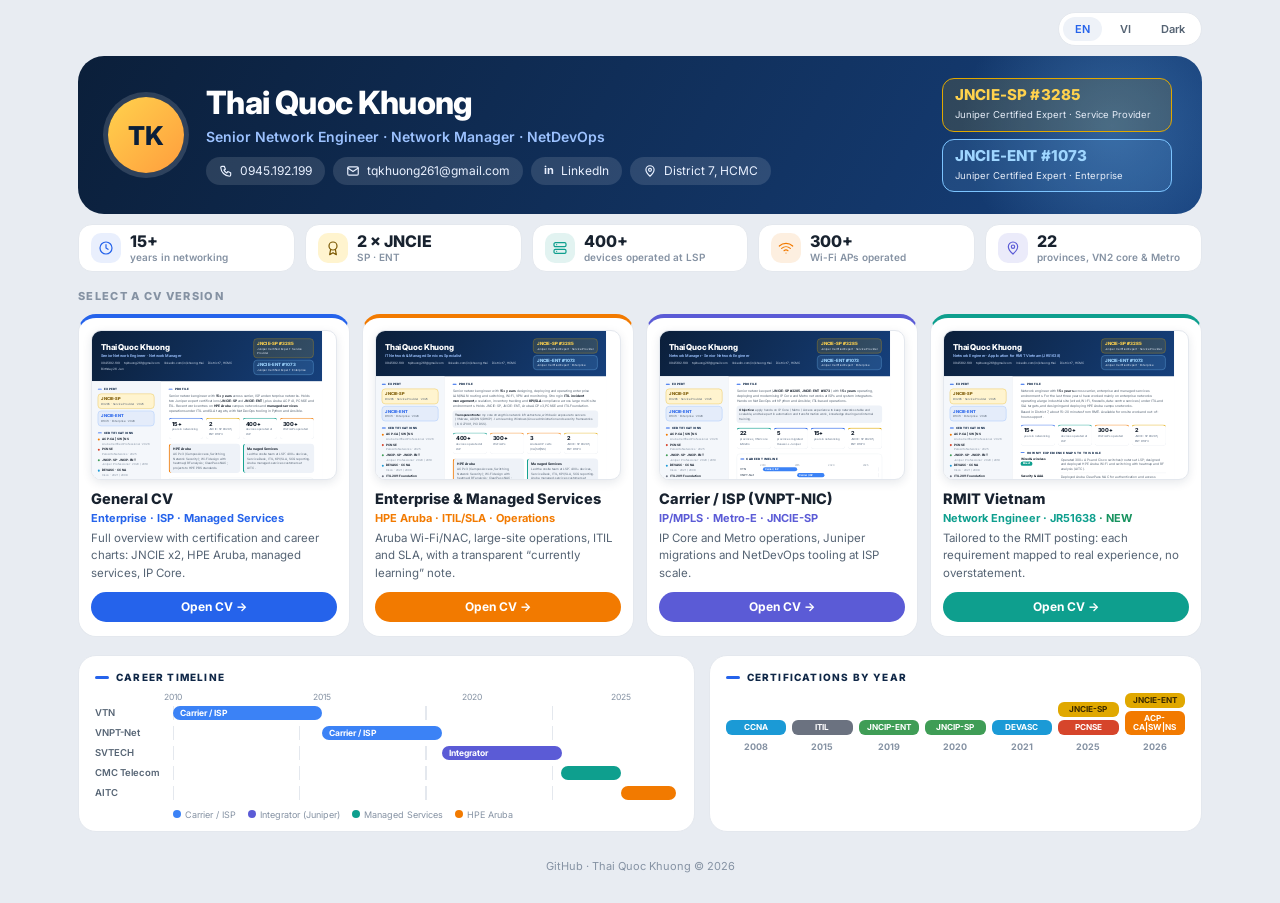
<file: index.html>
<!DOCTYPE html><html lang="en"><head><meta charset="UTF-8"><meta name="viewport" content="width=device-width, initial-scale=1.0">
<title>Thai Quoc Khuong – CV Portfolio</title><link rel="preconnect" href="https://fonts.googleapis.com"><link href="https://fonts.googleapis.com/css2?family=Inter:wght@400;500;600;700;800&display=swap" rel="stylesheet">
<link rel="stylesheet" href="assets/site.css?v=4"><script>try{if(localStorage.cvTheme==='dark')document.documentElement.dataset.theme='dark'}catch(e){}</script></head><body class="lang-en">
<div class="home">
 <div class="controls"><button class="cb on" data-l="en" onclick="setLang('en')">EN</button><button class="cb" data-l="vi" onclick="setLang('vi')">VI</button><button class="cb" id="themeBtn" onclick="toggleTheme()">Dark</button></div>
 <div class="hero2"><div class="av">TK</div><div><h1><span data-lang="en">Thai Quoc Khuong</span><span data-lang="vi">Thái Quốc Khương</span></h1><div class="role"><span data-lang="en">Senior Network Engineer · Network Manager · NetDevOps</span><span data-lang="vi">Kỹ sư Mạng Cao cấp · Trưởng bộ phận Mạng · NetDevOps</span></div>
  <div class="cts"><span><svg width="14" height="14" viewBox="0 0 24 24" fill="none" stroke="currentColor" stroke-width="2" stroke-linecap="round" stroke-linejoin="round"><path d="M5 4h4l2 5-2.5 1.5a11 11 0 0 0 5 5L15 13l5 2v4a2 2 0 0 1-2 2A16 16 0 0 1 3 6a2 2 0 0 1 2-2z"/></svg>0945.192.199</span><a href="mailto:tqkhuong261@gmail.com"><svg width="14" height="14" viewBox="0 0 24 24" fill="none" stroke="currentColor" stroke-width="2" stroke-linecap="round" stroke-linejoin="round"><rect x="3" y="5" width="18" height="14" rx="2"/><path d="m3 7 9 6 9-6"/></svg>tqkhuong261@gmail.com</a><a href="https://linkedin.com/in/khuong-thai-77a56b158" target="_blank"><b style="font-size:11px">in</b>LinkedIn</a><span><svg width="14" height="14" viewBox="0 0 24 24" fill="none" stroke="currentColor" stroke-width="2" stroke-linecap="round" stroke-linejoin="round"><path d="M12 21s7-6.2 7-11a7 7 0 1 0-14 0c0 4.8 7 11 7 11z"/><circle cx="12" cy="10" r="2.5"/></svg>District 7, HCMC</span></div></div>
  <div class="exp-badges"><div class="eb"><b>JNCIE-SP #3285</b><span>Juniper Certified Expert · Service Provider</span></div><div class="eb ent"><b>JNCIE-ENT #1073</b><span>Juniper Certified Expert · Enterprise</span></div></div></div>
 <div class="stats5">
  <div class="s5"><div class="ic "><svg width="20" height="20" viewBox="0 0 24 24" fill="none" stroke="currentColor" stroke-width="1.8" stroke-linecap="round" stroke-linejoin="round"><circle cx="12" cy="12" r="9"/><path d="M12 7v5l3 2"/></svg></div><div><b>15+</b><span><span data-lang="en">years in networking</span><span data-lang="vi">năm kinh nghiệm mạng</span></span></div></div>
  <div class="s5"><div class="ic g"><svg width="20" height="20" viewBox="0 0 24 24" fill="none" stroke="currentColor" stroke-width="1.8" stroke-linecap="round" stroke-linejoin="round"><circle cx="12" cy="9" r="6"/><path d="M8.5 14 7 22l5-3 5 3-1.5-8"/></svg></div><div><b>2 × JNCIE</b><span>SP · ENT</span></div></div>
  <div class="s5"><div class="ic t"><svg width="20" height="20" viewBox="0 0 24 24" fill="none" stroke="currentColor" stroke-width="1.8" stroke-linecap="round" stroke-linejoin="round"><rect x="3" y="4" width="18" height="6" rx="2"/><rect x="3" y="14" width="18" height="6" rx="2"/><path d="M7 7h.01M7 17h.01"/></svg></div><div><b>400+</b><span><span data-lang="en">devices operated at LSP</span><span data-lang="vi">thiết bị vận hành tại LSP</span></span></div></div>
  <div class="s5"><div class="ic o"><svg width="20" height="20" viewBox="0 0 24 24" fill="none" stroke="currentColor" stroke-width="1.8" stroke-linecap="round" stroke-linejoin="round"><path d="M2 9a15 15 0 0 1 20 0M5.5 12.5a10 10 0 0 1 13 0M9 16a5 5 0 0 1 6 0"/><path d="M12 19.5h.01"/></svg></div><div><b>300+</b><span><span data-lang="en">Wi-Fi APs operated</span><span data-lang="vi">Wi-Fi AP vận hành</span></span></div></div>
  <div class="s5"><div class="ic i"><svg width="20" height="20" viewBox="0 0 24 24" fill="none" stroke="currentColor" stroke-width="1.8" stroke-linecap="round" stroke-linejoin="round"><path d="M12 21s7-6.2 7-11a7 7 0 1 0-14 0c0 4.8 7 11 7 11z"/><circle cx="12" cy="10" r="2.5"/></svg></div><div><b>22</b><span><span data-lang="en">provinces, VN2 core &amp; Metro</span><span data-lang="vi">tỉnh, lõi VN2 &amp; Metro</span></span></div></div>
 </div>
 <div class="lbl"><span data-lang="en">Select a CV version</span><span data-lang="vi">Chọn phiên bản CV</span></div>
 <div class="cards">
  <a class="card" style="--c:var(--blue)" href="./General/"><div class="thumb"><iframe src="./General/index.html?embed" loading="lazy" tabindex="-1" aria-hidden="true" title="General CV preview"></iframe></div><h2>General CV</h2><div class="s">Enterprise · ISP · Managed Services</div><p><span data-lang="en">Full overview with certification and career charts: JNCIE x2, HPE Aruba, managed services, IP Core.</span><span data-lang="vi">Tổng quan kèm biểu đồ chứng chỉ và sự nghiệp: JNCIE x2, HPE Aruba, managed services, IP Core.</span></p><div class="open"><span data-lang="en">Open CV</span><span data-lang="vi">Mở CV</span> →</div></a>
  <a class="card" style="--c:var(--orange)" href="./SMB/"><div class="thumb"><iframe src="./SMB/index.html?embed" loading="lazy" tabindex="-1" aria-hidden="true" title="Enterprise &amp; Managed Services preview"></iframe></div><h2>Enterprise &amp; Managed Services</h2><div class="s">HPE Aruba · ITIL/SLA · Operations</div><p><span data-lang="en">Aruba Wi-Fi/NAC, large-site operations, ITIL and SLA, with a transparent “currently learning” note.</span><span data-lang="vi">Aruba Wi-Fi/NAC, vận hành site lớn, ITIL/SLA, kèm ghi chú “đang học” minh bạch.</span></p><div class="open"><span data-lang="en">Open CV</span><span data-lang="vi">Mở CV</span> →</div></a>
  <a class="card" style="--c:var(--indigo)" href="./VNPT-NIC/"><div class="thumb"><iframe src="./VNPT-NIC/index.html?embed" loading="lazy" tabindex="-1" aria-hidden="true" title="Carrier / ISP (VNPT-NIC) preview"></iframe></div><h2>Carrier / ISP (VNPT-NIC)</h2><div class="s">IP/MPLS · Metro-E · JNCIE-SP</div><p><span data-lang="en">IP Core and Metro operations, Juniper migrations and NetDevOps tooling at ISP scale.</span><span data-lang="vi">Vận hành IP Core/Metro, di chuyển Juniper và công cụ NetDevOps quy mô ISP.</span></p><div class="open"><span data-lang="en">Open CV</span><span data-lang="vi">Mở CV</span> →</div></a>
  <a class="card" style="--c:var(--teal)" href="./RMIT/"><div class="thumb"><iframe src="./RMIT/index.html?embed" loading="lazy" tabindex="-1" aria-hidden="true" title="RMIT Vietnam preview"></iframe></div><h2>RMIT Vietnam</h2><div class="s">Network Engineer · JR51638 <span class="new">· NEW</span></div><p><span data-lang="en">Tailored to the RMIT posting: each requirement mapped to real experience, no overstatement.</span><span data-lang="vi">Soạn theo tin tuyển dụng RMIT: từng yêu cầu đối chiếu kinh nghiệm thật, không nói quá.</span></p><div class="open"><span data-lang="en">Open CV</span><span data-lang="vi">Mở CV</span> →</div></a>
 </div>
 <div class="charts"><div class="chart"><h2>Career timeline</h2><div class="ax"><span style="left:0.0%">2010</span><span style="left:29.6%">2015</span><span style="left:59.2%">2020</span><span style="left:88.8%">2025</span></div><div class="row"><label>VTN</label><div class="trk"><div class="bar b-carrier" style="left:0.0%;width:29.6%">Carrier / ISP</div></div></div><div class="row"><label>VNPT-Net</label><div class="trk"><div class="bar b-carrier" style="left:29.6%;width:23.7%">Carrier / ISP</div></div></div><div class="row"><label>SVTECH</label><div class="trk"><div class="bar b-integ" style="left:53.3%;width:23.7%">Integrator</div></div></div><div class="row"><label>CMC Telecom</label><div class="trk"><div class="bar b-ms" style="left:76.9%;width:11.8%"></div></div></div><div class="row"><label>AITC</label><div class="trk"><div class="bar b-aruba" style="left:88.8%;width:10.9%"></div></div></div><div class="leg"><span><i style="background:#3b82f6"></i>Carrier / ISP</span><span><i style="background:#5b5bd6"></i>Integrator (Juniper)</span><span><i style="background:var(--teal)"></i>Managed Services</span><span><i style="background:var(--orange)"></i>HPE Aruba</span></div></div><div class="chart"><h2>Certifications by year</h2><div class="cc"><div class="col"><div class="cp v-ci">CCNA</div><div class="yr">2008</div></div><div class="col"><div class="cp v-it">ITIL</div><div class="yr">2015</div></div><div class="col"><div class="cp v-jp">JNCIP-ENT</div><div class="yr">2019</div></div><div class="col"><div class="cp v-jp">JNCIP-SP</div><div class="yr">2020</div></div><div class="col"><div class="cp v-ci">DEVASC</div><div class="yr">2021</div></div><div class="col"><div class="cp v-jx">JNCIE-SP</div><div class="cp v-pa">PCNSE</div><div class="yr">2025</div></div><div class="col"><div class="cp v-jx">JNCIE-ENT</div><div class="cp v-ar">ACP-CA|SW|NS</div><div class="yr">2026</div></div></div></div></div>
 <div class="foot"><a href="https://github.com/akeo261/KhuongTQ-CV" target="_blank">GitHub</a> · Thai Quoc Khuong © 2026</div>
</div><script src="assets/site.js?v=4"></script></body></html>
</file>
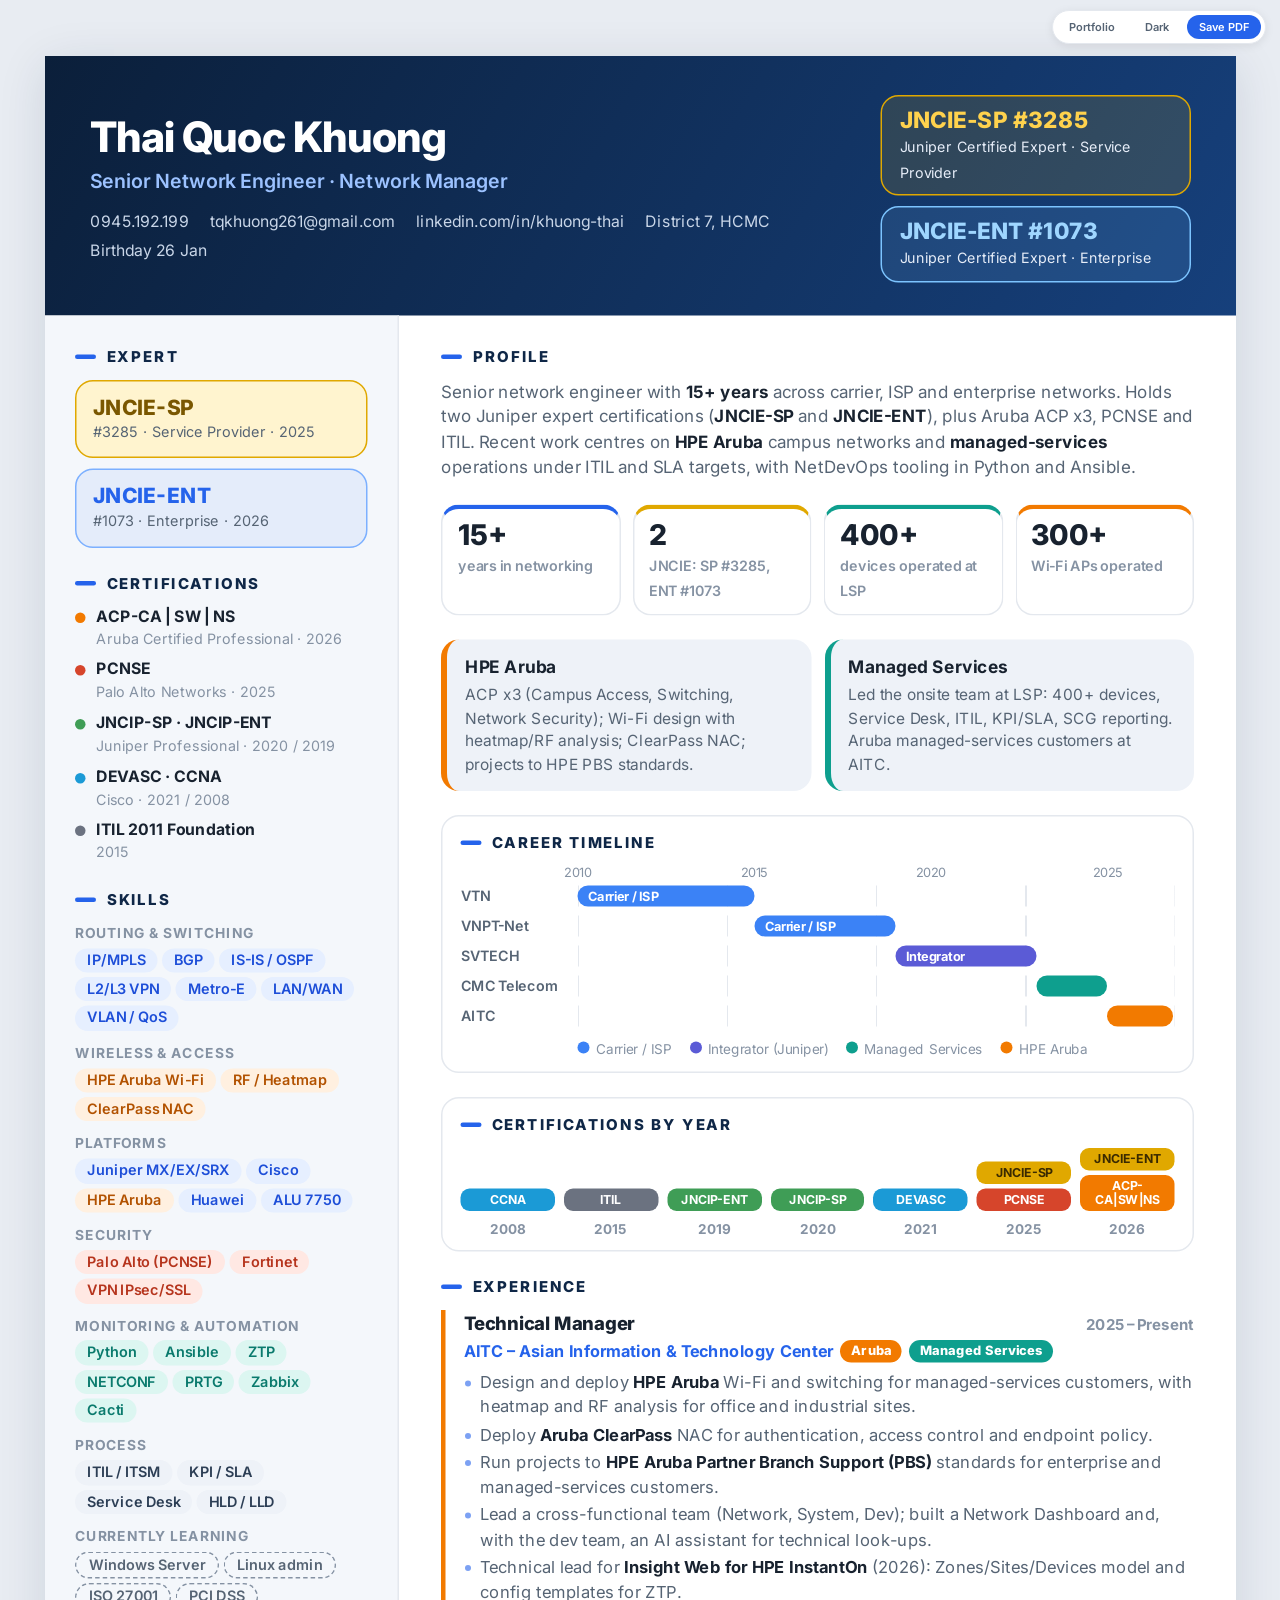
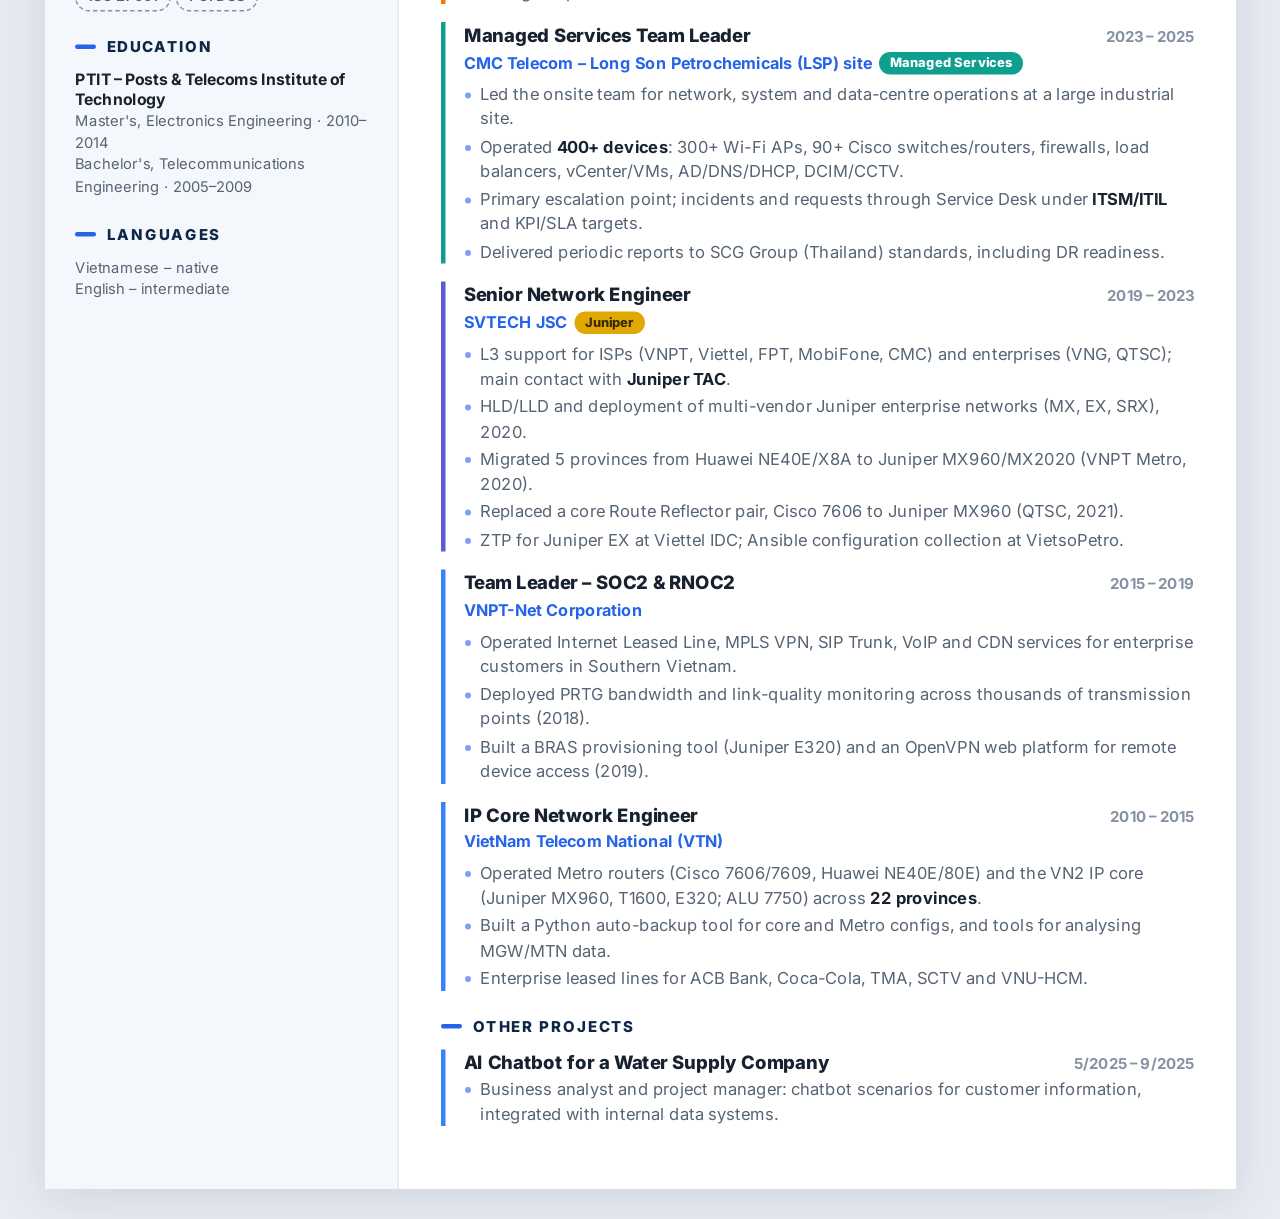
<file: General/index.html>
<!DOCTYPE html><html lang="en"><head><meta charset="UTF-8"><meta name="viewport" content="width=device-width, initial-scale=1.0">
<title>Thai Quoc Khuong – Senior Network Engineer</title><link rel="preconnect" href="https://fonts.googleapis.com"><link href="https://fonts.googleapis.com/css2?family=Inter:wght@400;500;600;700;800&display=swap" rel="stylesheet">
<link rel="stylesheet" href="../assets/site.css?v=4"><script>try{if(localStorage.cvTheme==='dark')document.documentElement.dataset.theme='dark'}catch(e){}</script></head><body><div class="controls"><a class="cb" href="../">Portfolio</a><button class="cb" id="themeBtn" onclick="toggleTheme()">Dark</button><button class="cb pri" onclick="window.print()">Save PDF</button></div><div class="a4"><div class="hd"><div><h1>Thai Quoc Khuong</h1><div class="role">Senior Network Engineer · Network Manager</div><div class="ct"><span>0945.192.199</span><span>tqkhuong261@gmail.com</span><span>linkedin.com/in/khuong-thai</span><span>District 7, HCMC</span><span>Birthday 26 Jan</span></div></div><div class="exp-badges"><div class="eb"><b>JNCIE-SP #3285</b><span>Juniper Certified Expert · Service Provider</span></div><div class="eb ent"><b>JNCIE-ENT #1073</b><span>Juniper Certified Expert · Enterprise</span></div></div></div><div class="grid"><aside class="side"><div class="sec"><h2>Expert</h2><div class="xc"><b>JNCIE-SP</b><span>#3285 · Service Provider · 2025</span></div><div class="xc ent"><b>JNCIE-ENT</b><span>#1073 · Enterprise · 2026</span></div></div><div class="sec"><h2>Certifications</h2><div class="cl"><i style="background:#f27a00"></i><div><b>ACP-CA | SW | NS</b><span>Aruba Certified Professional · 2026</span></div></div><div class="cl"><i style="background:#d6452b"></i><div><b>PCNSE</b><span>Palo Alto Networks · 2025</span></div></div><div class="cl"><i style="background:#3f9d56"></i><div><b>JNCIP-SP · JNCIP-ENT</b><span>Juniper Professional · 2020 / 2019</span></div></div><div class="cl"><i style="background:#1b9ad6"></i><div><b>DEVASC · CCNA</b><span>Cisco · 2021 / 2008</span></div></div><div class="cl"><i style="background:#6b7280"></i><div><b>ITIL 2011 Foundation</b><span>2015</span></div></div></div><div class="sec"><h2>Skills</h2><div class="sk"><label>Routing & switching</label><div class="tgs"><span class="tg n">IP/MPLS</span><span class="tg n">BGP</span><span class="tg n">IS-IS / OSPF</span><span class="tg n">L2/L3 VPN</span><span class="tg n">Metro-E</span><span class="tg n">LAN/WAN</span><span class="tg n">VLAN / QoS</span></div></div><div class="sk"><label>Wireless & access</label><div class="tgs"><span class="tg o">HPE Aruba Wi-Fi</span><span class="tg o">RF / Heatmap</span><span class="tg o">ClearPass NAC</span></div></div><div class="sk"><label>Platforms</label><div class="tgs"><span class="tg n">Juniper MX/EX/SRX</span><span class="tg n">Cisco</span><span class="tg o">HPE Aruba</span><span class="tg n">Huawei</span><span class="tg n">ALU 7750</span></div></div><div class="sk"><label>Security</label><div class="tgs"><span class="tg s">Palo Alto (PCNSE)</span><span class="tg s">Fortinet</span><span class="tg s">VPN IPsec/SSL</span></div></div><div class="sk"><label>Monitoring & automation</label><div class="tgs"><span class="tg a">Python</span><span class="tg a">Ansible</span><span class="tg a">ZTP</span><span class="tg a">NETCONF</span><span class="tg a">PRTG</span><span class="tg a">Zabbix</span><span class="tg a">Cacti</span></div></div><div class="sk"><label>Process</label><div class="tgs"><span class="tg x">ITIL / ITSM</span><span class="tg x">KPI / SLA</span><span class="tg x">Service Desk</span><span class="tg x">HLD / LLD</span></div></div><div class="sk"><label>Currently learning</label><div class="tgs"><span class="tg l">Windows Server</span><span class="tg l">Linux admin</span><span class="tg l">ISO 27001</span><span class="tg l">PCI DSS</span></div></div></div><div class="sec"><h2>Education</h2><div class="ed"><b>PTIT – Posts & Telecoms Institute of Technology</b><span>Master's, Electronics Engineering · 2010–2014</span><span>Bachelor's, Telecommunications Engineering · 2005–2009</span></div></div><div class="sec"><h2>Languages</h2><div class="ed"><span>Vietnamese – native</span><span>English – intermediate</span></div></div></aside><div class="main"><div class="sec"><h2>Profile</h2><p class="sum" style="margin-bottom:5px">Senior network engineer with <strong>15+ years</strong> across carrier, ISP and enterprise networks. Holds two Juniper expert certifications (<strong>JNCIE-SP</strong> and <strong>JNCIE-ENT</strong>), plus Aruba ACP x3, PCNSE and ITIL. Recent work centres on <strong>HPE Aruba</strong> campus networks and <strong>managed-services</strong> operations under ITIL and SLA targets, with NetDevOps tooling in Python and Ansible.</p></div><div class="stats"><div class="st "><b>15+</b><span>years in networking</span></div><div class="st g"><b>2</b><span>JNCIE: SP #3285, ENT #1073</span></div><div class="st t"><b>400+</b><span>devices operated at LSP</span></div><div class="st o"><b>300+</b><span>Wi-Fi APs operated</span></div></div><div class="calls"><div class="call a"><b>HPE Aruba</b><p>ACP x3 (Campus Access, Switching, Network Security); Wi-Fi design with heatmap/RF analysis; ClearPass NAC; projects to HPE PBS standards.</p></div><div class="call m"><b>Managed Services</b><p>Led the onsite team at LSP: 400+ devices, Service Desk, ITIL, KPI/SLA, SCG reporting. Aruba managed-services customers at AITC.</p></div></div><div class="chart"><h2>Career timeline</h2><div class="ax"><span style="left:0.0%">2010</span><span style="left:29.6%">2015</span><span style="left:59.2%">2020</span><span style="left:88.8%">2025</span></div><div class="row"><label>VTN</label><div class="trk"><div class="bar b-carrier" style="left:0.0%;width:29.6%">Carrier / ISP</div></div></div><div class="row"><label>VNPT-Net</label><div class="trk"><div class="bar b-carrier" style="left:29.6%;width:23.7%">Carrier / ISP</div></div></div><div class="row"><label>SVTECH</label><div class="trk"><div class="bar b-integ" style="left:53.3%;width:23.7%">Integrator</div></div></div><div class="row"><label>CMC Telecom</label><div class="trk"><div class="bar b-ms" style="left:76.9%;width:11.8%"></div></div></div><div class="row"><label>AITC</label><div class="trk"><div class="bar b-aruba" style="left:88.8%;width:10.9%"></div></div></div><div class="leg"><span><i style="background:#3b82f6"></i>Carrier / ISP</span><span><i style="background:#5b5bd6"></i>Integrator (Juniper)</span><span><i style="background:var(--teal)"></i>Managed Services</span><span><i style="background:var(--orange)"></i>HPE Aruba</span></div></div><div class="chart"><h2>Certifications by year</h2><div class="cc"><div class="col"><div class="cp v-ci">CCNA</div><div class="yr">2008</div></div><div class="col"><div class="cp v-it">ITIL</div><div class="yr">2015</div></div><div class="col"><div class="cp v-jp">JNCIP-ENT</div><div class="yr">2019</div></div><div class="col"><div class="cp v-jp">JNCIP-SP</div><div class="yr">2020</div></div><div class="col"><div class="cp v-ci">DEVASC</div><div class="yr">2021</div></div><div class="col"><div class="cp v-jx">JNCIE-SP</div><div class="cp v-pa">PCNSE</div><div class="yr">2025</div></div><div class="col"><div class="cp v-jx">JNCIE-ENT</div><div class="cp v-ar">ACP-CA|SW|NS</div><div class="yr">2026</div></div></div></div><div class="sec"><h2>Experience</h2><div class="job aruba"><div class="jh"><b>Technical Manager</b><span class="dt">2025 – Present</span></div><div class="org">AITC – Asian Information & Technology Center <span class="pill p-o">Aruba</span><span class="pill p-t">Managed Services</span></div><ul><li>Design and deploy <strong>HPE Aruba</strong> Wi-Fi and switching for managed-services customers, with heatmap and RF analysis for office and industrial sites.</li><li>Deploy <strong>Aruba ClearPass</strong> NAC for authentication, access control and endpoint policy.</li><li>Run projects to <strong>HPE Aruba Partner Branch Support (PBS)</strong> standards for enterprise and managed-services customers.</li><li>Lead a cross-functional team (Network, System, Dev); built a Network Dashboard and, with the dev team, an AI assistant for technical look-ups.</li><li>Technical lead for <strong>Insight Web for HPE InstantOn</strong> (2026): Zones/Sites/Devices model and config templates for ZTP.</li></ul></div><div class="job ms"><div class="jh"><b>Managed Services Team Leader</b><span class="dt">2023 – 2025</span></div><div class="org">CMC Telecom – Long Son Petrochemicals (LSP) site <span class="pill p-t">Managed Services</span></div><ul><li>Led the onsite team for network, system and data-centre operations at a large industrial site.</li><li>Operated <strong>400+ devices</strong>: 300+ Wi-Fi APs, 90+ Cisco switches/routers, firewalls, load balancers, vCenter/VMs, AD/DNS/DHCP, DCIM/CCTV.</li><li>Primary escalation point; incidents and requests through Service Desk under <strong>ITSM/ITIL</strong> and KPI/SLA targets.</li><li>Delivered periodic reports to SCG Group (Thailand) standards, including DR readiness.</li></ul></div><div class="job integ"><div class="jh"><b>Senior Network Engineer</b><span class="dt">2019 – 2023</span></div><div class="org">SVTECH JSC <span class="pill p-g">Juniper</span></div><ul><li>L3 support for ISPs (VNPT, Viettel, FPT, MobiFone, CMC) and enterprises (VNG, QTSC); main contact with <strong>Juniper TAC</strong>.</li><li>HLD/LLD and deployment of multi-vendor Juniper enterprise networks (MX, EX, SRX), 2020.</li><li>Migrated 5 provinces from Huawei NE40E/X8A to Juniper MX960/MX2020 (VNPT Metro, 2020).</li><li>Replaced a core Route Reflector pair, Cisco 7606 to Juniper MX960 (QTSC, 2021).</li><li>ZTP for Juniper EX at Viettel IDC; Ansible configuration collection at VietsoPetro.</li></ul></div><div class="job "><div class="jh"><b>Team Leader – SOC2 & RNOC2</b><span class="dt">2015 – 2019</span></div><div class="org">VNPT-Net Corporation </div><ul><li>Operated Internet Leased Line, MPLS VPN, SIP Trunk, VoIP and CDN services for enterprise customers in Southern Vietnam.</li><li>Deployed PRTG bandwidth and link-quality monitoring across thousands of transmission points (2018).</li><li>Built a BRAS provisioning tool (Juniper E320) and an OpenVPN web platform for remote device access (2019).</li></ul></div><div class="job "><div class="jh"><b>IP Core Network Engineer</b><span class="dt">2010 – 2015</span></div><div class="org">VietNam Telecom National (VTN) </div><ul><li>Operated Metro routers (Cisco 7606/7609, Huawei NE40E/80E) and the VN2 IP core (Juniper MX960, T1600, E320; ALU 7750) across <strong>22 provinces</strong>.</li><li>Built a Python auto-backup tool for core and Metro configs, and tools for analysing MGW/MTN data.</li><li>Enterprise leased lines for ACB Bank, Coca-Cola, TMA, SCTV and VNU-HCM.</li></ul></div></div><div class="sec"><h2>Other projects</h2><div class="job"><div class="jh"><b>AI Chatbot for a Water Supply Company</b><span class="dt">5/2025 – 9/2025</span></div><ul><li>Business analyst and project manager: chatbot scenarios for customer information, integrated with internal data systems.</li></ul></div></div></div></div></div><script src="../assets/site.js?v=4"></script></body></html>
</file>
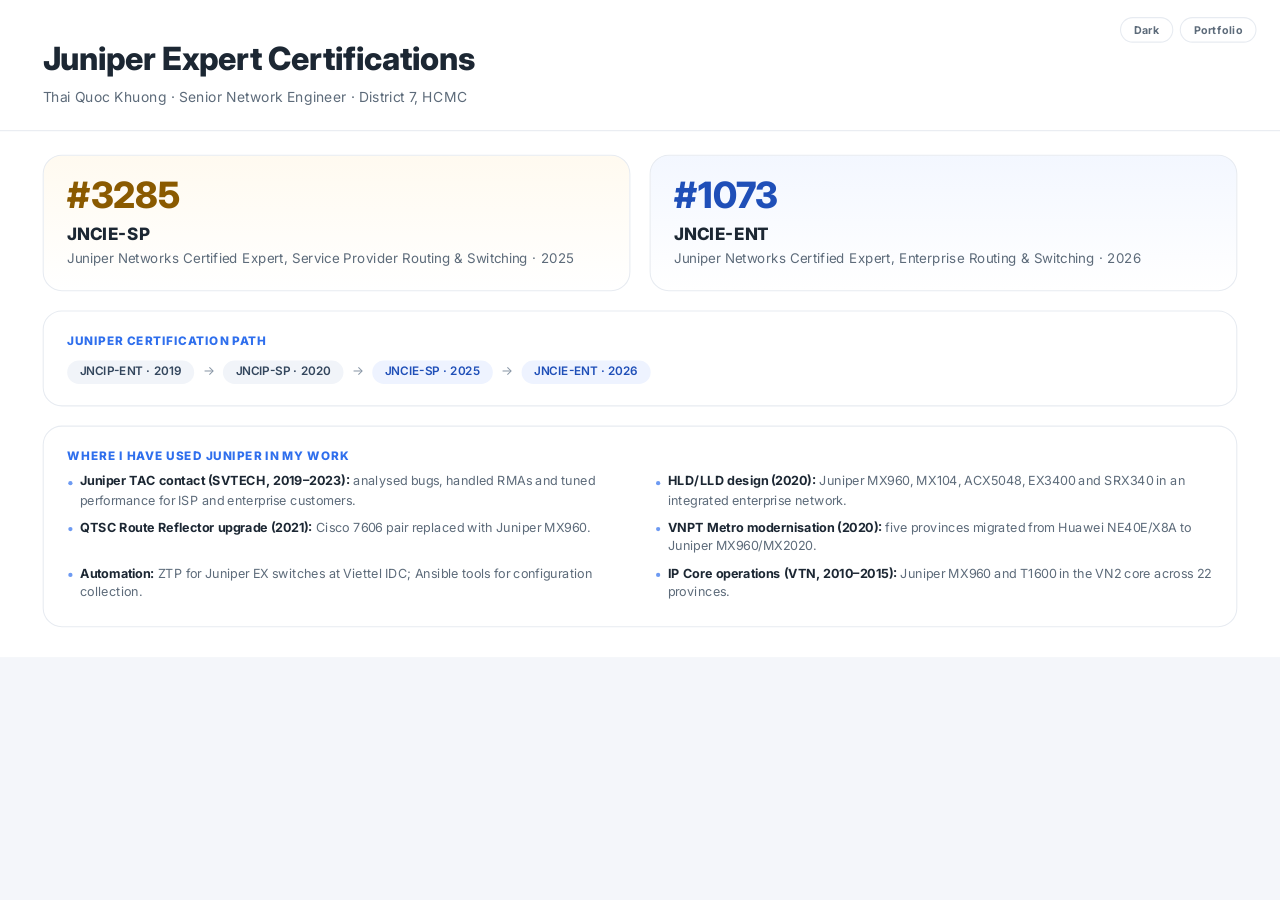
<file: JNCIE/index.html>
<!DOCTYPE html>
<html lang="en">
<head>
<meta charset="UTF-8"><meta name="viewport" content="width=device-width, initial-scale=1.0">
<title>Thai Quoc Khuong – JNCIE-SP #3285 · JNCIE-ENT #1073</title>
<link rel="preconnect" href="https://fonts.googleapis.com"><link href="https://fonts.googleapis.com/css2?family=Inter:wght@400;500;600;700;800&display=swap" rel="stylesheet">
<link rel="stylesheet" href="../assets/theme.css">
<style>
.hero{padding:34px 40px 22px;border-bottom:1px solid var(--line)}
.hero h1{font-size:30px;font-weight:800;letter-spacing:-.01em}
.hero p{color:var(--muted);font-size:13px;margin-top:4px}
.wrap{padding:22px 40px 28px;display:grid;grid-template-columns:1fr 1fr;gap:18px}
.card{border:1px solid var(--line);border-radius:18px;padding:20px 22px}
.card .no{font-size:34px;font-weight:800;color:var(--gold-t);line-height:1}
.card .nm{font-size:16px;font-weight:800;margin:8px 0 2px}
.card .sub{color:var(--muted);font-size:12.5px}
.card.sp{background:linear-gradient(var(--g1),var(--paper))}.card.ent{background:linear-gradient(var(--g2),var(--paper))}.card.ent .no{color:var(--accent-d)}
.path{display:flex;gap:8px;flex-wrap:wrap;align-items:center;margin-top:10px}
.path .tag{font-size:11px;padding:3px 12px}.path i{color:var(--soft);font-style:normal}
.full{grid-column:1/-1}
h3{font-size:11px;letter-spacing:.09em;text-transform:uppercase;color:var(--accent);font-weight:800;margin-bottom:8px}
.cols2{display:grid;grid-template-columns:1fr 1fr;gap:6px 28px}
</style>
<script>try{if(localStorage.cvTheme==='dark')document.documentElement.dataset.theme='dark'}catch(e){}</script></head>
<body>
<div class="sheet">
<div class="controls"><button class="ctrl-btn" id="themeBtn" onclick="toggleTheme()">Dark</button><a class="ctrl-btn" href="../">Portfolio</a></div>
<div class="hero"><h1>Juniper Expert Certifications</h1><p>Thai Quoc Khuong · Senior Network Engineer · District 7, HCMC</p></div>
<div class="wrap">
 <div class="card sp"><div class="no">#3285</div><div class="nm">JNCIE-SP</div><div class="sub">Juniper Networks Certified Expert, Service Provider Routing &amp; Switching · 2025</div></div>
 <div class="card ent"><div class="no">#1073</div><div class="nm">JNCIE-ENT</div><div class="sub">Juniper Networks Certified Expert, Enterprise Routing &amp; Switching · 2026</div></div>
 <div class="card full"><h3>Juniper certification path</h3>
  <div class="path"><span class="tag">JNCIP-ENT · 2019</span><i>→</i><span class="tag">JNCIP-SP · 2020</span><i>→</i><span class="tag fit">JNCIE-SP · 2025</span><i>→</i><span class="tag fit">JNCIE-ENT · 2026</span></div></div>
 <div class="card full"><h3>Where I have used Juniper in my work</h3>
  <ul class="bullet-list cols2">
   <li><strong>Juniper TAC contact (SVTECH, 2019–2023):</strong> analysed bugs, handled RMAs and tuned performance for ISP and enterprise customers.</li>
   <li><strong>HLD/LLD design (2020):</strong> Juniper MX960, MX104, ACX5048, EX3400 and SRX340 in an integrated enterprise network.</li>
   <li><strong>QTSC Route Reflector upgrade (2021):</strong> Cisco 7606 pair replaced with Juniper MX960.</li>
   <li><strong>VNPT Metro modernisation (2020):</strong> five provinces migrated from Huawei NE40E/X8A to Juniper MX960/MX2020.</li>
   <li><strong>Automation:</strong> ZTP for Juniper EX switches at Viettel IDC; Ansible tools for configuration collection.</li>
   <li><strong>IP Core operations (VTN, 2010–2015):</strong> Juniper MX960 and T1600 in the VN2 core across 22 provinces.</li>
  </ul></div>
</div>
</div>
<script src="../assets/fit.js"></script>
</body>
</html>
</file>
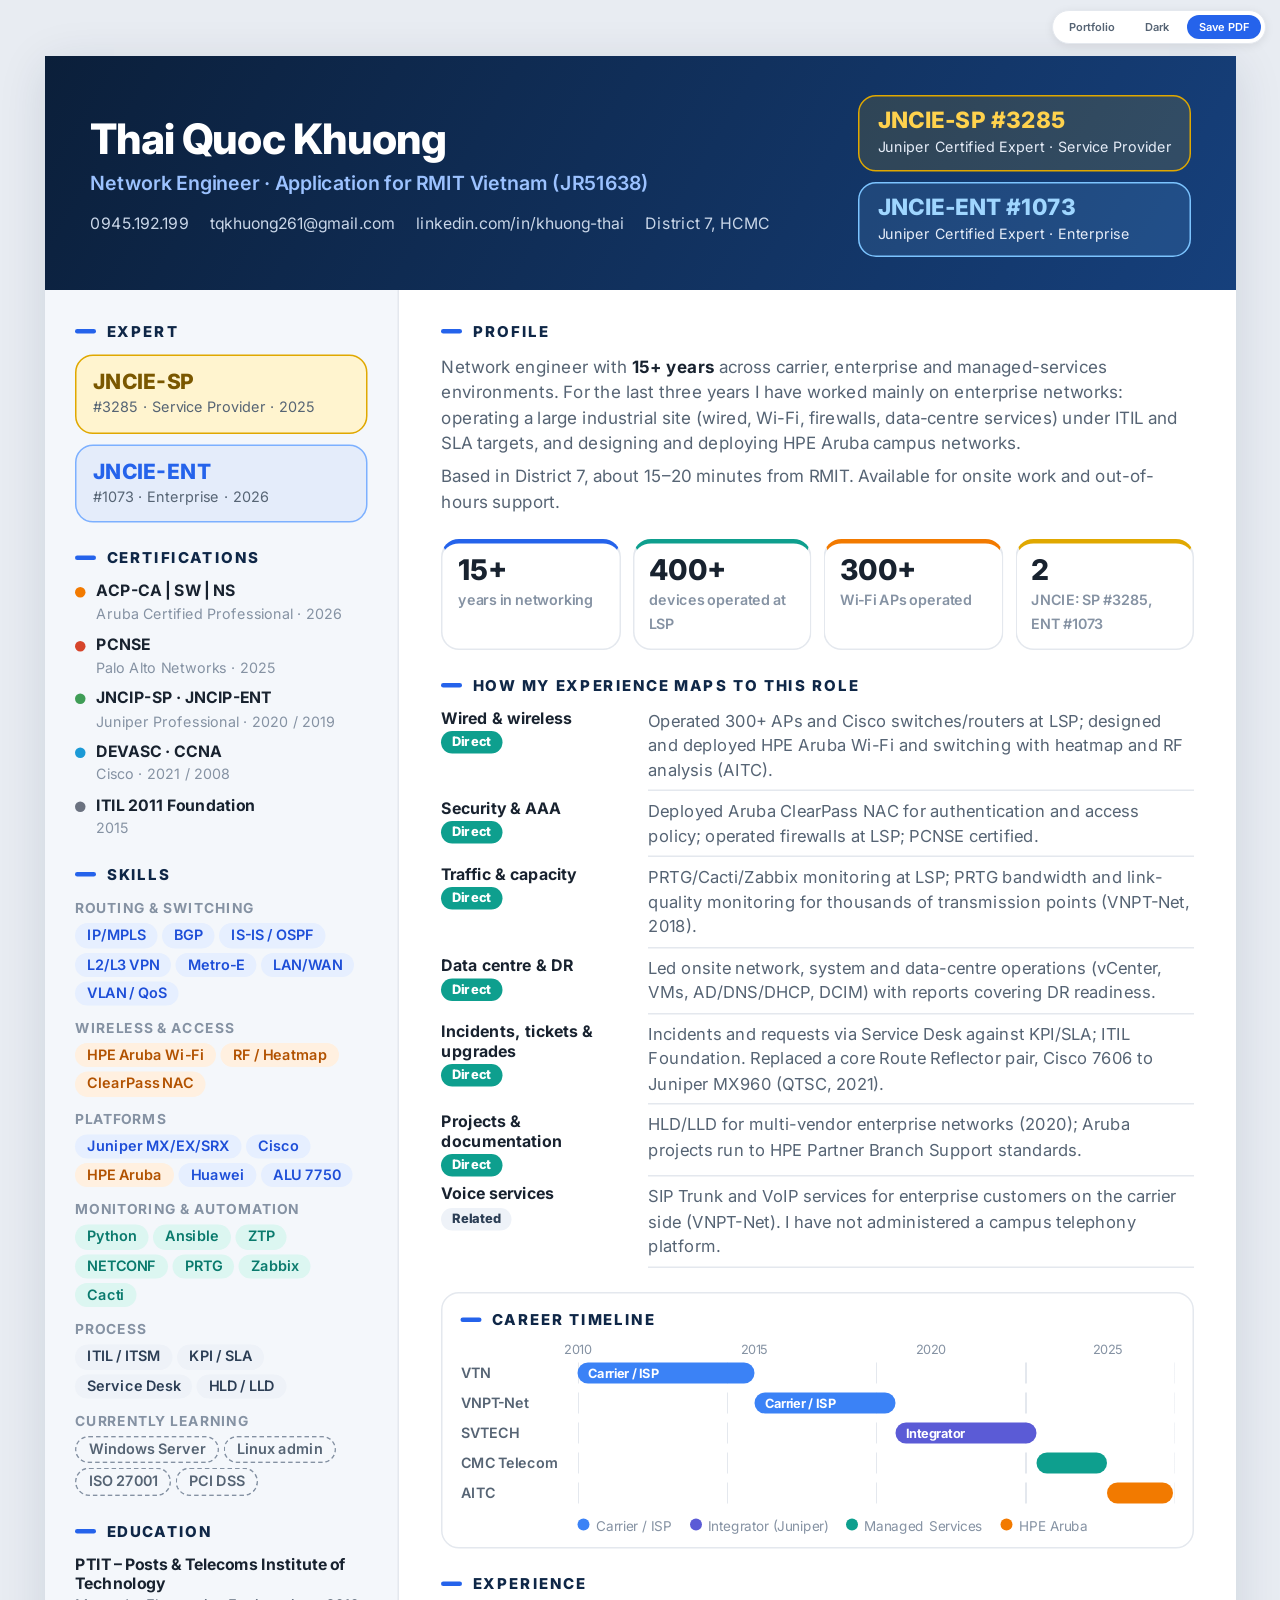
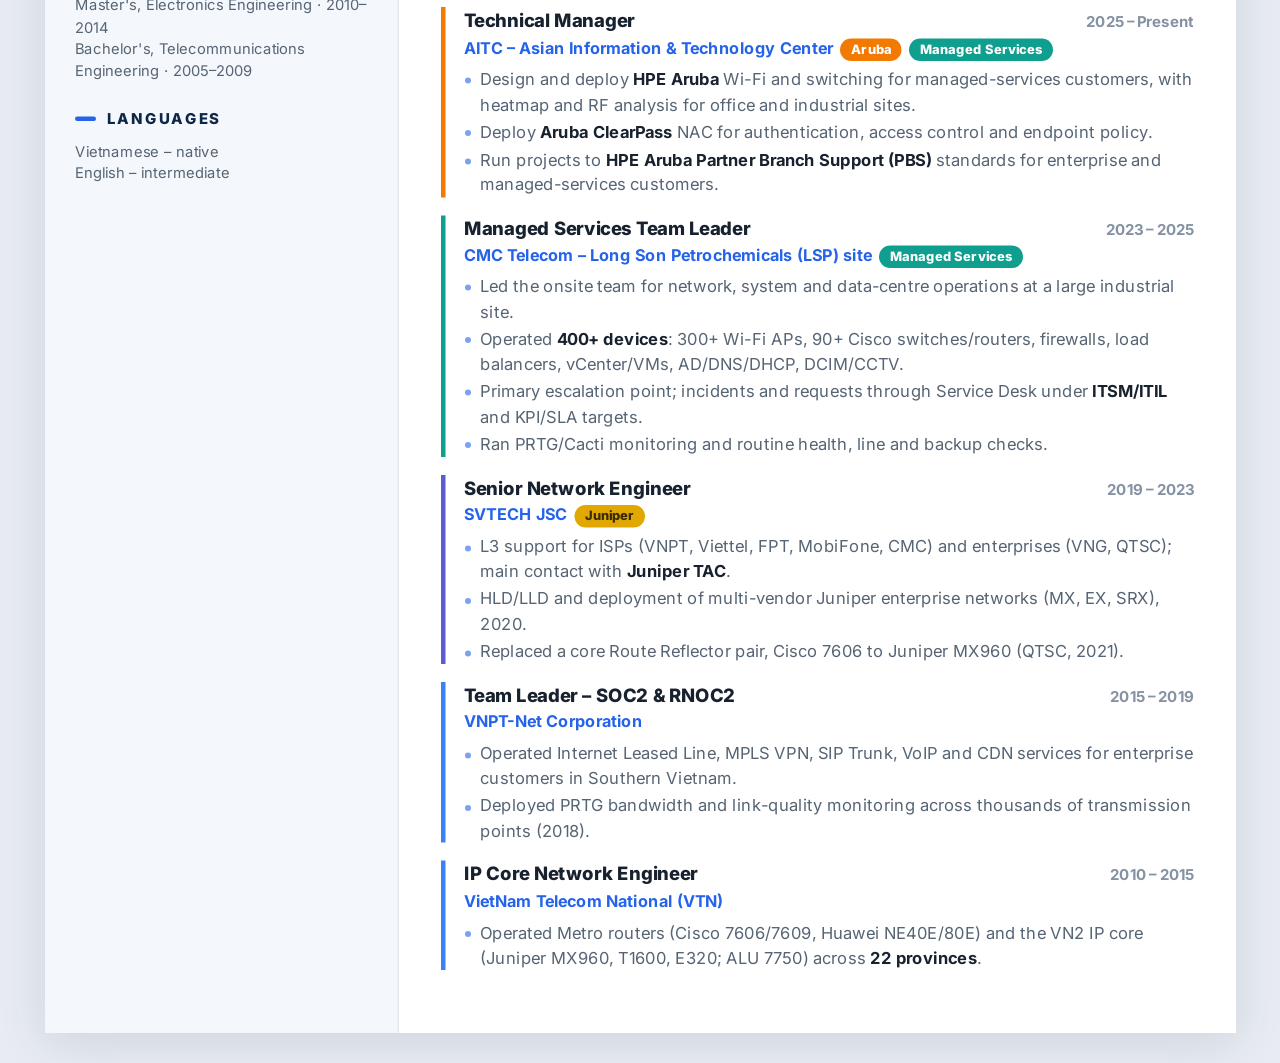
<file: RMIT/index.html>
<!DOCTYPE html><html lang="en"><head><meta charset="UTF-8"><meta name="viewport" content="width=device-width, initial-scale=1.0">
<title>Thai Quoc Khuong – Network Engineer (RMIT Vietnam, JR51638)</title><link rel="preconnect" href="https://fonts.googleapis.com"><link href="https://fonts.googleapis.com/css2?family=Inter:wght@400;500;600;700;800&display=swap" rel="stylesheet">
<link rel="stylesheet" href="../assets/site.css?v=4"><script>try{if(localStorage.cvTheme==='dark')document.documentElement.dataset.theme='dark'}catch(e){}</script></head><body><div class="controls"><a class="cb" href="../">Portfolio</a><button class="cb" id="themeBtn" onclick="toggleTheme()">Dark</button><button class="cb pri" onclick="window.print()">Save PDF</button></div><div class="a4"><div class="hd"><div><h1>Thai Quoc Khuong</h1><div class="role">Network Engineer · Application for RMIT Vietnam (JR51638)</div><div class="ct"><span>0945.192.199</span><span>tqkhuong261@gmail.com</span><span>linkedin.com/in/khuong-thai</span><span>District 7, HCMC</span></div></div><div class="exp-badges"><div class="eb"><b>JNCIE-SP #3285</b><span>Juniper Certified Expert · Service Provider</span></div><div class="eb ent"><b>JNCIE-ENT #1073</b><span>Juniper Certified Expert · Enterprise</span></div></div></div><div class="grid"><aside class="side"><div class="sec"><h2>Expert</h2><div class="xc"><b>JNCIE-SP</b><span>#3285 · Service Provider · 2025</span></div><div class="xc ent"><b>JNCIE-ENT</b><span>#1073 · Enterprise · 2026</span></div></div><div class="sec"><h2>Certifications</h2><div class="cl"><i style="background:#f27a00"></i><div><b>ACP-CA | SW | NS</b><span>Aruba Certified Professional · 2026</span></div></div><div class="cl"><i style="background:#d6452b"></i><div><b>PCNSE</b><span>Palo Alto Networks · 2025</span></div></div><div class="cl"><i style="background:#3f9d56"></i><div><b>JNCIP-SP · JNCIP-ENT</b><span>Juniper Professional · 2020 / 2019</span></div></div><div class="cl"><i style="background:#1b9ad6"></i><div><b>DEVASC · CCNA</b><span>Cisco · 2021 / 2008</span></div></div><div class="cl"><i style="background:#6b7280"></i><div><b>ITIL 2011 Foundation</b><span>2015</span></div></div></div><div class="sec"><h2>Skills</h2><div class="sk"><label>Routing & switching</label><div class="tgs"><span class="tg n">IP/MPLS</span><span class="tg n">BGP</span><span class="tg n">IS-IS / OSPF</span><span class="tg n">L2/L3 VPN</span><span class="tg n">Metro-E</span><span class="tg n">LAN/WAN</span><span class="tg n">VLAN / QoS</span></div></div><div class="sk"><label>Wireless & access</label><div class="tgs"><span class="tg o">HPE Aruba Wi-Fi</span><span class="tg o">RF / Heatmap</span><span class="tg o">ClearPass NAC</span></div></div><div class="sk"><label>Platforms</label><div class="tgs"><span class="tg n">Juniper MX/EX/SRX</span><span class="tg n">Cisco</span><span class="tg o">HPE Aruba</span><span class="tg n">Huawei</span><span class="tg n">ALU 7750</span></div></div><div class="sk"><label>Monitoring & automation</label><div class="tgs"><span class="tg a">Python</span><span class="tg a">Ansible</span><span class="tg a">ZTP</span><span class="tg a">NETCONF</span><span class="tg a">PRTG</span><span class="tg a">Zabbix</span><span class="tg a">Cacti</span></div></div><div class="sk"><label>Process</label><div class="tgs"><span class="tg x">ITIL / ITSM</span><span class="tg x">KPI / SLA</span><span class="tg x">Service Desk</span><span class="tg x">HLD / LLD</span></div></div><div class="sk"><label>Currently learning</label><div class="tgs"><span class="tg l">Windows Server</span><span class="tg l">Linux admin</span><span class="tg l">ISO 27001</span><span class="tg l">PCI DSS</span></div></div></div><div class="sec"><h2>Education</h2><div class="ed"><b>PTIT – Posts & Telecoms Institute of Technology</b><span>Master's, Electronics Engineering · 2010–2014</span><span>Bachelor's, Telecommunications Engineering · 2005–2009</span></div></div><div class="sec"><h2>Languages</h2><div class="ed"><span>Vietnamese – native</span><span>English – intermediate</span></div></div></aside><div class="main"><div class="sec"><h2>Profile</h2><p class="sum" style="margin-bottom:5px">Network engineer with <strong>15+ years</strong> across carrier, enterprise and managed-services environments. For the last three years I have worked mainly on enterprise networks: operating a large industrial site (wired, Wi-Fi, firewalls, data-centre services) under ITIL and SLA targets, and designing and deploying HPE Aruba campus networks.</p><p class="sum" style="margin-bottom:5px">Based in District 7, about 15–20 minutes from RMIT. Available for onsite work and out-of-hours support.</p></div><div class="stats"><div class="st "><b>15+</b><span>years in networking</span></div><div class="st t"><b>400+</b><span>devices operated at LSP</span></div><div class="st o"><b>300+</b><span>Wi-Fi APs operated</span></div><div class="st g"><b>2</b><span>JNCIE: SP #3285, ENT #1073</span></div></div><div class="sec"><h2>How my experience maps to this role</h2><div class="fit"><b>Wired & wireless<span class="pill p-t">Direct</span></b><p>Operated 300+ APs and Cisco switches/routers at LSP; designed and deployed HPE Aruba Wi-Fi and switching with heatmap and RF analysis (AITC).</p><b>Security & AAA<span class="pill p-t">Direct</span></b><p>Deployed Aruba ClearPass NAC for authentication and access policy; operated firewalls at LSP; PCNSE certified.</p><b>Traffic & capacity<span class="pill p-t">Direct</span></b><p>PRTG/Cacti/Zabbix monitoring at LSP; PRTG bandwidth and link-quality monitoring for thousands of transmission points (VNPT-Net, 2018).</p><b>Data centre & DR<span class="pill p-t">Direct</span></b><p>Led onsite network, system and data-centre operations (vCenter, VMs, AD/DNS/DHCP, DCIM) with reports covering DR readiness.</p><b>Incidents, tickets & upgrades<span class="pill p-t">Direct</span></b><p>Incidents and requests via Service Desk against KPI/SLA; ITIL Foundation. Replaced a core Route Reflector pair, Cisco 7606 to Juniper MX960 (QTSC, 2021).</p><b>Projects & documentation<span class="pill p-t">Direct</span></b><p>HLD/LLD for multi-vendor enterprise networks (2020); Aruba projects run to HPE Partner Branch Support standards.</p><b>Voice services<span class="pill p-x">Related</span></b><p>SIP Trunk and VoIP services for enterprise customers on the carrier side (VNPT-Net). I have not administered a campus telephony platform.</p></div></div><div class="chart"><h2>Career timeline</h2><div class="ax"><span style="left:0.0%">2010</span><span style="left:29.6%">2015</span><span style="left:59.2%">2020</span><span style="left:88.8%">2025</span></div><div class="row"><label>VTN</label><div class="trk"><div class="bar b-carrier" style="left:0.0%;width:29.6%">Carrier / ISP</div></div></div><div class="row"><label>VNPT-Net</label><div class="trk"><div class="bar b-carrier" style="left:29.6%;width:23.7%">Carrier / ISP</div></div></div><div class="row"><label>SVTECH</label><div class="trk"><div class="bar b-integ" style="left:53.3%;width:23.7%">Integrator</div></div></div><div class="row"><label>CMC Telecom</label><div class="trk"><div class="bar b-ms" style="left:76.9%;width:11.8%"></div></div></div><div class="row"><label>AITC</label><div class="trk"><div class="bar b-aruba" style="left:88.8%;width:10.9%"></div></div></div><div class="leg"><span><i style="background:#3b82f6"></i>Carrier / ISP</span><span><i style="background:#5b5bd6"></i>Integrator (Juniper)</span><span><i style="background:var(--teal)"></i>Managed Services</span><span><i style="background:var(--orange)"></i>HPE Aruba</span></div></div><div class="sec"><h2>Experience</h2><div class="job aruba"><div class="jh"><b>Technical Manager</b><span class="dt">2025 – Present</span></div><div class="org">AITC – Asian Information & Technology Center <span class="pill p-o">Aruba</span><span class="pill p-t">Managed Services</span></div><ul><li>Design and deploy <strong>HPE Aruba</strong> Wi-Fi and switching for managed-services customers, with heatmap and RF analysis for office and industrial sites.</li><li>Deploy <strong>Aruba ClearPass</strong> NAC for authentication, access control and endpoint policy.</li><li>Run projects to <strong>HPE Aruba Partner Branch Support (PBS)</strong> standards for enterprise and managed-services customers.</li></ul></div><div class="job ms"><div class="jh"><b>Managed Services Team Leader</b><span class="dt">2023 – 2025</span></div><div class="org">CMC Telecom – Long Son Petrochemicals (LSP) site <span class="pill p-t">Managed Services</span></div><ul><li>Led the onsite team for network, system and data-centre operations at a large industrial site.</li><li>Operated <strong>400+ devices</strong>: 300+ Wi-Fi APs, 90+ Cisco switches/routers, firewalls, load balancers, vCenter/VMs, AD/DNS/DHCP, DCIM/CCTV.</li><li>Primary escalation point; incidents and requests through Service Desk under <strong>ITSM/ITIL</strong> and KPI/SLA targets.</li><li>Ran PRTG/Cacti monitoring and routine health, line and backup checks.</li></ul></div><div class="job integ"><div class="jh"><b>Senior Network Engineer</b><span class="dt">2019 – 2023</span></div><div class="org">SVTECH JSC <span class="pill p-g">Juniper</span></div><ul><li>L3 support for ISPs (VNPT, Viettel, FPT, MobiFone, CMC) and enterprises (VNG, QTSC); main contact with <strong>Juniper TAC</strong>.</li><li>HLD/LLD and deployment of multi-vendor Juniper enterprise networks (MX, EX, SRX), 2020.</li><li>Replaced a core Route Reflector pair, Cisco 7606 to Juniper MX960 (QTSC, 2021).</li></ul></div><div class="job "><div class="jh"><b>Team Leader – SOC2 & RNOC2</b><span class="dt">2015 – 2019</span></div><div class="org">VNPT-Net Corporation </div><ul><li>Operated Internet Leased Line, MPLS VPN, SIP Trunk, VoIP and CDN services for enterprise customers in Southern Vietnam.</li><li>Deployed PRTG bandwidth and link-quality monitoring across thousands of transmission points (2018).</li></ul></div><div class="job "><div class="jh"><b>IP Core Network Engineer</b><span class="dt">2010 – 2015</span></div><div class="org">VietNam Telecom National (VTN) </div><ul><li>Operated Metro routers (Cisco 7606/7609, Huawei NE40E/80E) and the VN2 IP core (Juniper MX960, T1600, E320; ALU 7750) across <strong>22 provinces</strong>.</li></ul></div></div></div></div></div><script src="../assets/site.js?v=4"></script></body></html>
</file>
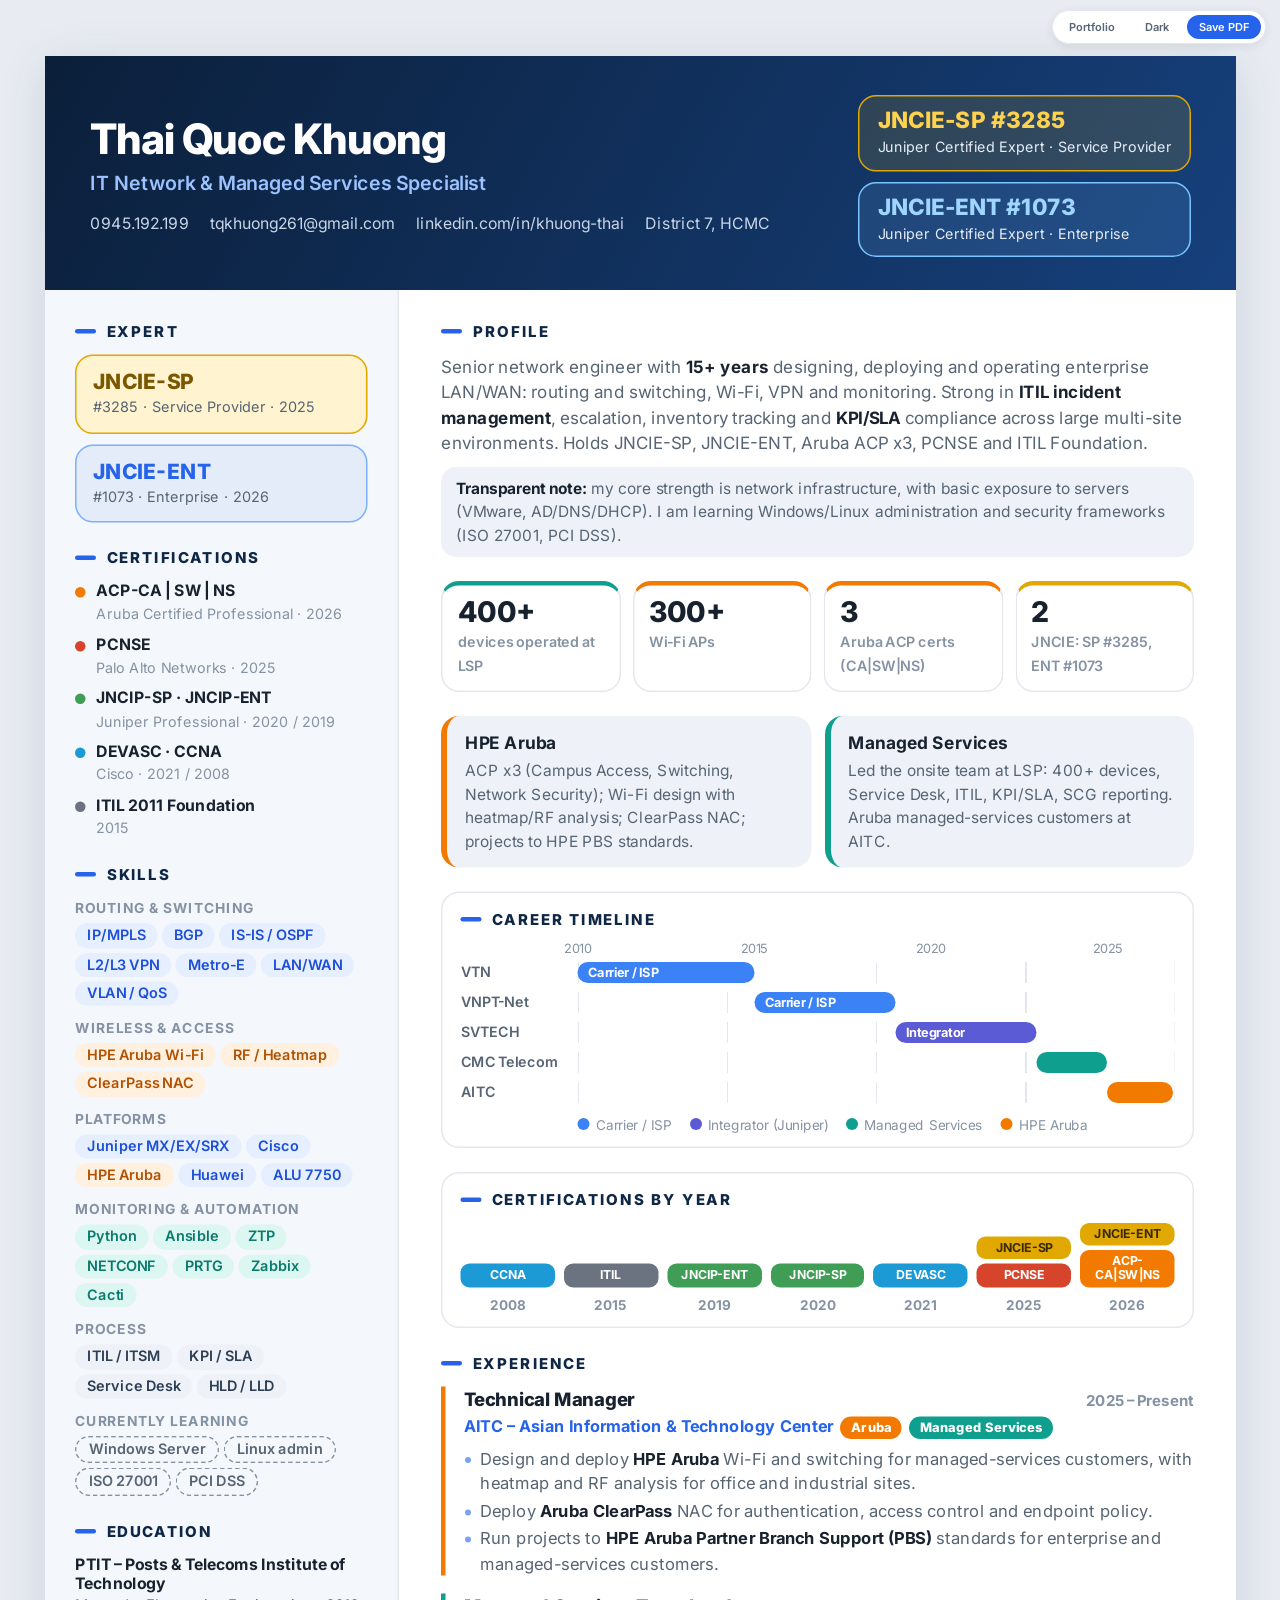
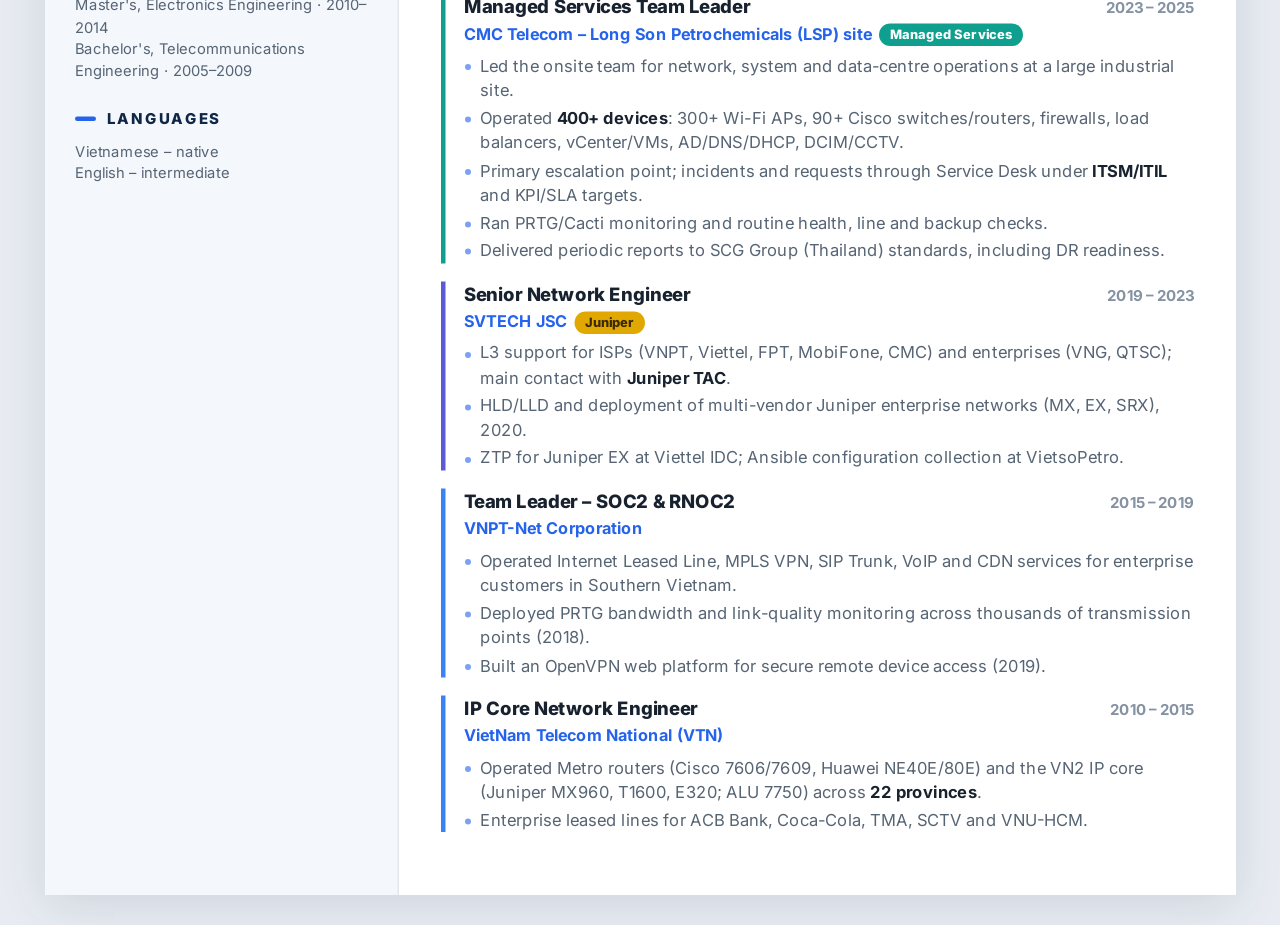
<file: SMB/index.html>
<!DOCTYPE html><html lang="en"><head><meta charset="UTF-8"><meta name="viewport" content="width=device-width, initial-scale=1.0">
<title>Thai Quoc Khuong – Enterprise & Managed Services CV</title><link rel="preconnect" href="https://fonts.googleapis.com"><link href="https://fonts.googleapis.com/css2?family=Inter:wght@400;500;600;700;800&display=swap" rel="stylesheet">
<link rel="stylesheet" href="../assets/site.css?v=4"><script>try{if(localStorage.cvTheme==='dark')document.documentElement.dataset.theme='dark'}catch(e){}</script></head><body><div class="controls"><a class="cb" href="../">Portfolio</a><button class="cb" id="themeBtn" onclick="toggleTheme()">Dark</button><button class="cb pri" onclick="window.print()">Save PDF</button></div><div class="a4"><div class="hd"><div><h1>Thai Quoc Khuong</h1><div class="role">IT Network & Managed Services Specialist</div><div class="ct"><span>0945.192.199</span><span>tqkhuong261@gmail.com</span><span>linkedin.com/in/khuong-thai</span><span>District 7, HCMC</span></div></div><div class="exp-badges"><div class="eb"><b>JNCIE-SP #3285</b><span>Juniper Certified Expert · Service Provider</span></div><div class="eb ent"><b>JNCIE-ENT #1073</b><span>Juniper Certified Expert · Enterprise</span></div></div></div><div class="grid"><aside class="side"><div class="sec"><h2>Expert</h2><div class="xc"><b>JNCIE-SP</b><span>#3285 · Service Provider · 2025</span></div><div class="xc ent"><b>JNCIE-ENT</b><span>#1073 · Enterprise · 2026</span></div></div><div class="sec"><h2>Certifications</h2><div class="cl"><i style="background:#f27a00"></i><div><b>ACP-CA | SW | NS</b><span>Aruba Certified Professional · 2026</span></div></div><div class="cl"><i style="background:#d6452b"></i><div><b>PCNSE</b><span>Palo Alto Networks · 2025</span></div></div><div class="cl"><i style="background:#3f9d56"></i><div><b>JNCIP-SP · JNCIP-ENT</b><span>Juniper Professional · 2020 / 2019</span></div></div><div class="cl"><i style="background:#1b9ad6"></i><div><b>DEVASC · CCNA</b><span>Cisco · 2021 / 2008</span></div></div><div class="cl"><i style="background:#6b7280"></i><div><b>ITIL 2011 Foundation</b><span>2015</span></div></div></div><div class="sec"><h2>Skills</h2><div class="sk"><label>Routing & switching</label><div class="tgs"><span class="tg n">IP/MPLS</span><span class="tg n">BGP</span><span class="tg n">IS-IS / OSPF</span><span class="tg n">L2/L3 VPN</span><span class="tg n">Metro-E</span><span class="tg n">LAN/WAN</span><span class="tg n">VLAN / QoS</span></div></div><div class="sk"><label>Wireless & access</label><div class="tgs"><span class="tg o">HPE Aruba Wi-Fi</span><span class="tg o">RF / Heatmap</span><span class="tg o">ClearPass NAC</span></div></div><div class="sk"><label>Platforms</label><div class="tgs"><span class="tg n">Juniper MX/EX/SRX</span><span class="tg n">Cisco</span><span class="tg o">HPE Aruba</span><span class="tg n">Huawei</span><span class="tg n">ALU 7750</span></div></div><div class="sk"><label>Monitoring & automation</label><div class="tgs"><span class="tg a">Python</span><span class="tg a">Ansible</span><span class="tg a">ZTP</span><span class="tg a">NETCONF</span><span class="tg a">PRTG</span><span class="tg a">Zabbix</span><span class="tg a">Cacti</span></div></div><div class="sk"><label>Process</label><div class="tgs"><span class="tg x">ITIL / ITSM</span><span class="tg x">KPI / SLA</span><span class="tg x">Service Desk</span><span class="tg x">HLD / LLD</span></div></div><div class="sk"><label>Currently learning</label><div class="tgs"><span class="tg l">Windows Server</span><span class="tg l">Linux admin</span><span class="tg l">ISO 27001</span><span class="tg l">PCI DSS</span></div></div></div><div class="sec"><h2>Education</h2><div class="ed"><b>PTIT – Posts & Telecoms Institute of Technology</b><span>Master's, Electronics Engineering · 2010–2014</span><span>Bachelor's, Telecommunications Engineering · 2005–2009</span></div></div><div class="sec"><h2>Languages</h2><div class="ed"><span>Vietnamese – native</span><span>English – intermediate</span></div></div></aside><div class="main"><div class="sec"><h2>Profile</h2><p class="sum" style="margin-bottom:5px">Senior network engineer with <strong>15+ years</strong> designing, deploying and operating enterprise LAN/WAN: routing and switching, Wi-Fi, VPN and monitoring. Strong in <strong>ITIL incident management</strong>, escalation, inventory tracking and <strong>KPI/SLA</strong> compliance across large multi-site environments. Holds JNCIE-SP, JNCIE-ENT, Aruba ACP x3, PCNSE and ITIL Foundation.</p><div class="note"><strong>Transparent note:</strong> my core strength is network infrastructure, with basic exposure to servers (VMware, AD/DNS/DHCP). I am learning Windows/Linux administration and security frameworks (ISO 27001, PCI DSS).</div></div><div class="stats"><div class="st t"><b>400+</b><span>devices operated at LSP</span></div><div class="st o"><b>300+</b><span>Wi-Fi APs</span></div><div class="st o"><b>3</b><span>Aruba ACP certs (CA|SW|NS)</span></div><div class="st g"><b>2</b><span>JNCIE: SP #3285, ENT #1073</span></div></div><div class="calls"><div class="call a"><b>HPE Aruba</b><p>ACP x3 (Campus Access, Switching, Network Security); Wi-Fi design with heatmap/RF analysis; ClearPass NAC; projects to HPE PBS standards.</p></div><div class="call m"><b>Managed Services</b><p>Led the onsite team at LSP: 400+ devices, Service Desk, ITIL, KPI/SLA, SCG reporting. Aruba managed-services customers at AITC.</p></div></div><div class="chart"><h2>Career timeline</h2><div class="ax"><span style="left:0.0%">2010</span><span style="left:29.6%">2015</span><span style="left:59.2%">2020</span><span style="left:88.8%">2025</span></div><div class="row"><label>VTN</label><div class="trk"><div class="bar b-carrier" style="left:0.0%;width:29.6%">Carrier / ISP</div></div></div><div class="row"><label>VNPT-Net</label><div class="trk"><div class="bar b-carrier" style="left:29.6%;width:23.7%">Carrier / ISP</div></div></div><div class="row"><label>SVTECH</label><div class="trk"><div class="bar b-integ" style="left:53.3%;width:23.7%">Integrator</div></div></div><div class="row"><label>CMC Telecom</label><div class="trk"><div class="bar b-ms" style="left:76.9%;width:11.8%"></div></div></div><div class="row"><label>AITC</label><div class="trk"><div class="bar b-aruba" style="left:88.8%;width:10.9%"></div></div></div><div class="leg"><span><i style="background:#3b82f6"></i>Carrier / ISP</span><span><i style="background:#5b5bd6"></i>Integrator (Juniper)</span><span><i style="background:var(--teal)"></i>Managed Services</span><span><i style="background:var(--orange)"></i>HPE Aruba</span></div></div><div class="chart"><h2>Certifications by year</h2><div class="cc"><div class="col"><div class="cp v-ci">CCNA</div><div class="yr">2008</div></div><div class="col"><div class="cp v-it">ITIL</div><div class="yr">2015</div></div><div class="col"><div class="cp v-jp">JNCIP-ENT</div><div class="yr">2019</div></div><div class="col"><div class="cp v-jp">JNCIP-SP</div><div class="yr">2020</div></div><div class="col"><div class="cp v-ci">DEVASC</div><div class="yr">2021</div></div><div class="col"><div class="cp v-jx">JNCIE-SP</div><div class="cp v-pa">PCNSE</div><div class="yr">2025</div></div><div class="col"><div class="cp v-jx">JNCIE-ENT</div><div class="cp v-ar">ACP-CA|SW|NS</div><div class="yr">2026</div></div></div></div><div class="sec"><h2>Experience</h2><div class="job aruba"><div class="jh"><b>Technical Manager</b><span class="dt">2025 – Present</span></div><div class="org">AITC – Asian Information & Technology Center <span class="pill p-o">Aruba</span><span class="pill p-t">Managed Services</span></div><ul><li>Design and deploy <strong>HPE Aruba</strong> Wi-Fi and switching for managed-services customers, with heatmap and RF analysis for office and industrial sites.</li><li>Deploy <strong>Aruba ClearPass</strong> NAC for authentication, access control and endpoint policy.</li><li>Run projects to <strong>HPE Aruba Partner Branch Support (PBS)</strong> standards for enterprise and managed-services customers.</li></ul></div><div class="job ms"><div class="jh"><b>Managed Services Team Leader</b><span class="dt">2023 – 2025</span></div><div class="org">CMC Telecom – Long Son Petrochemicals (LSP) site <span class="pill p-t">Managed Services</span></div><ul><li>Led the onsite team for network, system and data-centre operations at a large industrial site.</li><li>Operated <strong>400+ devices</strong>: 300+ Wi-Fi APs, 90+ Cisco switches/routers, firewalls, load balancers, vCenter/VMs, AD/DNS/DHCP, DCIM/CCTV.</li><li>Primary escalation point; incidents and requests through Service Desk under <strong>ITSM/ITIL</strong> and KPI/SLA targets.</li><li>Ran PRTG/Cacti monitoring and routine health, line and backup checks.</li><li>Delivered periodic reports to SCG Group (Thailand) standards, including DR readiness.</li></ul></div><div class="job integ"><div class="jh"><b>Senior Network Engineer</b><span class="dt">2019 – 2023</span></div><div class="org">SVTECH JSC <span class="pill p-g">Juniper</span></div><ul><li>L3 support for ISPs (VNPT, Viettel, FPT, MobiFone, CMC) and enterprises (VNG, QTSC); main contact with <strong>Juniper TAC</strong>.</li><li>HLD/LLD and deployment of multi-vendor Juniper enterprise networks (MX, EX, SRX), 2020.</li><li>ZTP for Juniper EX at Viettel IDC; Ansible configuration collection at VietsoPetro.</li></ul></div><div class="job "><div class="jh"><b>Team Leader – SOC2 & RNOC2</b><span class="dt">2015 – 2019</span></div><div class="org">VNPT-Net Corporation </div><ul><li>Operated Internet Leased Line, MPLS VPN, SIP Trunk, VoIP and CDN services for enterprise customers in Southern Vietnam.</li><li>Deployed PRTG bandwidth and link-quality monitoring across thousands of transmission points (2018).</li><li>Built an OpenVPN web platform for secure remote device access (2019).</li></ul></div><div class="job "><div class="jh"><b>IP Core Network Engineer</b><span class="dt">2010 – 2015</span></div><div class="org">VietNam Telecom National (VTN) </div><ul><li>Operated Metro routers (Cisco 7606/7609, Huawei NE40E/80E) and the VN2 IP core (Juniper MX960, T1600, E320; ALU 7750) across <strong>22 provinces</strong>.</li><li>Enterprise leased lines for ACB Bank, Coca-Cola, TMA, SCTV and VNU-HCM.</li></ul></div></div></div></div></div><script src="../assets/site.js?v=4"></script></body></html>
</file>
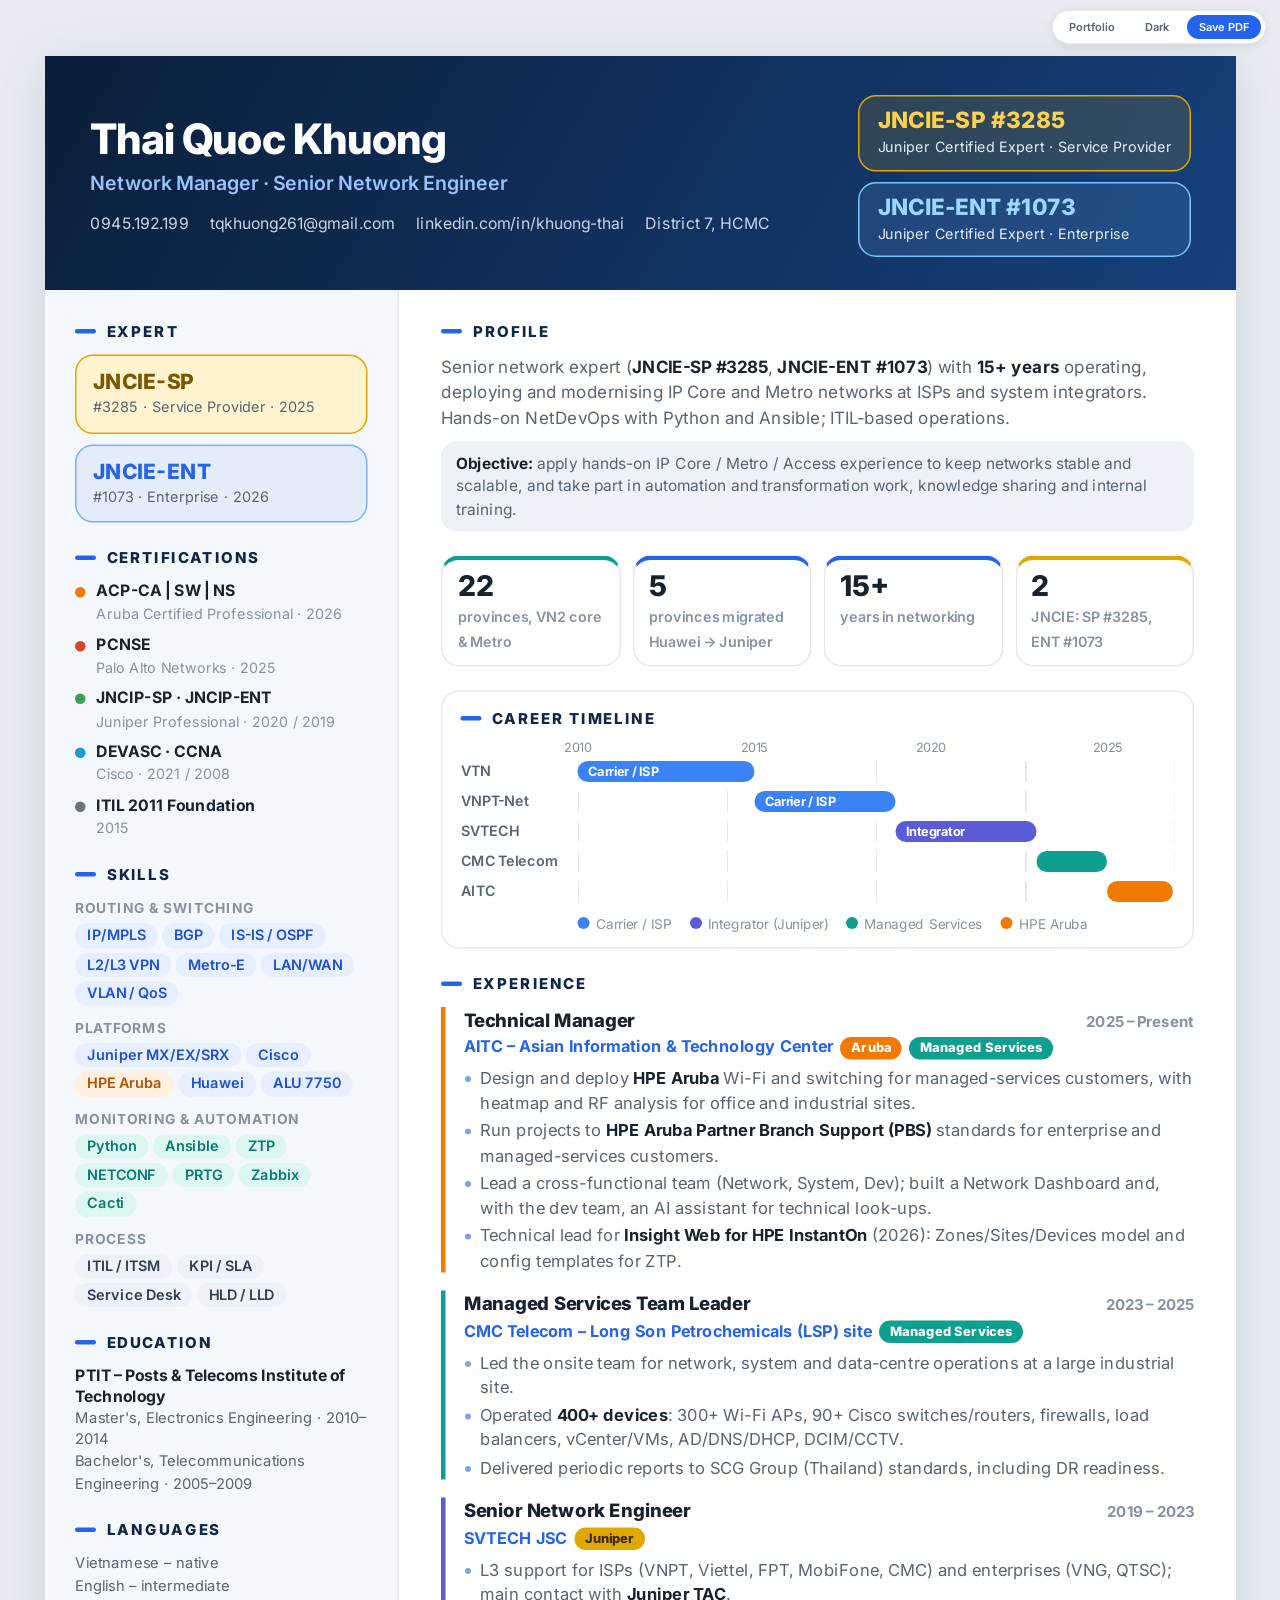
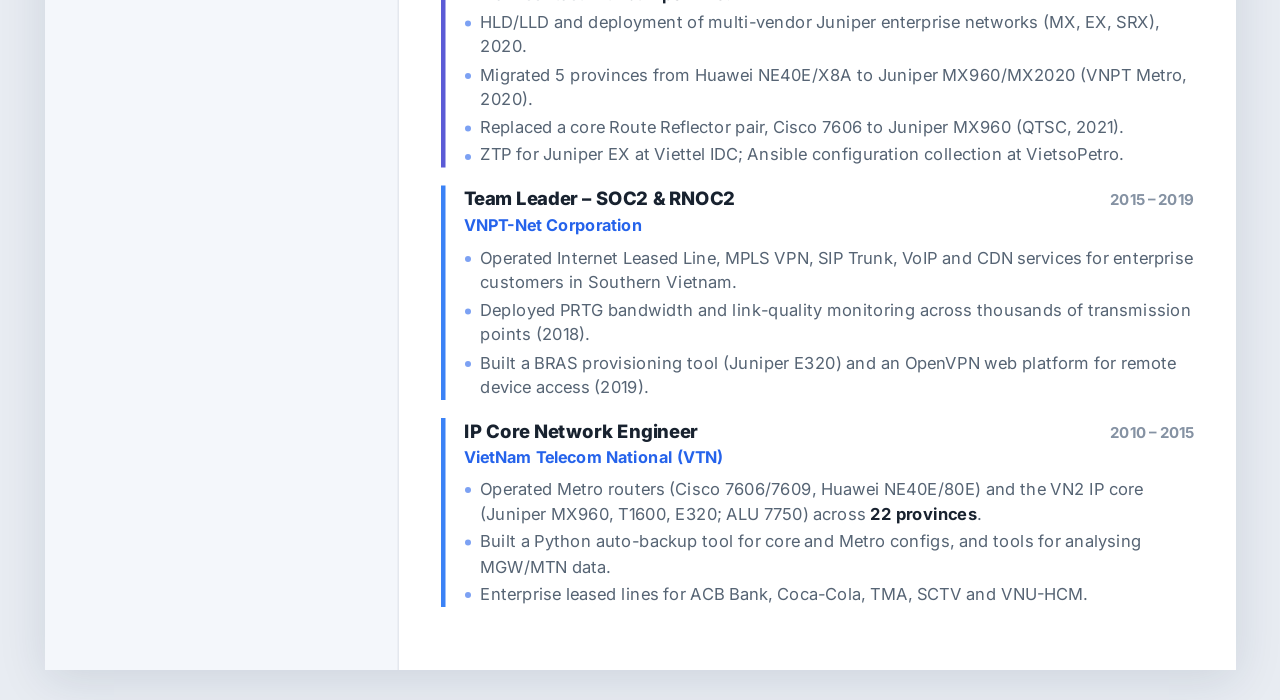
<file: VNPT-NIC/index.html>
<!DOCTYPE html><html lang="en"><head><meta charset="UTF-8"><meta name="viewport" content="width=device-width, initial-scale=1.0">
<title>Thai Quoc Khuong – Carrier / ISP CV</title><link rel="preconnect" href="https://fonts.googleapis.com"><link href="https://fonts.googleapis.com/css2?family=Inter:wght@400;500;600;700;800&display=swap" rel="stylesheet">
<link rel="stylesheet" href="../assets/site.css?v=4"><script>try{if(localStorage.cvTheme==='dark')document.documentElement.dataset.theme='dark'}catch(e){}</script></head><body><div class="controls"><a class="cb" href="../">Portfolio</a><button class="cb" id="themeBtn" onclick="toggleTheme()">Dark</button><button class="cb pri" onclick="window.print()">Save PDF</button></div><div class="a4"><div class="hd"><div><h1>Thai Quoc Khuong</h1><div class="role">Network Manager · Senior Network Engineer</div><div class="ct"><span>0945.192.199</span><span>tqkhuong261@gmail.com</span><span>linkedin.com/in/khuong-thai</span><span>District 7, HCMC</span></div></div><div class="exp-badges"><div class="eb"><b>JNCIE-SP #3285</b><span>Juniper Certified Expert · Service Provider</span></div><div class="eb ent"><b>JNCIE-ENT #1073</b><span>Juniper Certified Expert · Enterprise</span></div></div></div><div class="grid"><aside class="side"><div class="sec"><h2>Expert</h2><div class="xc"><b>JNCIE-SP</b><span>#3285 · Service Provider · 2025</span></div><div class="xc ent"><b>JNCIE-ENT</b><span>#1073 · Enterprise · 2026</span></div></div><div class="sec"><h2>Certifications</h2><div class="cl"><i style="background:#f27a00"></i><div><b>ACP-CA | SW | NS</b><span>Aruba Certified Professional · 2026</span></div></div><div class="cl"><i style="background:#d6452b"></i><div><b>PCNSE</b><span>Palo Alto Networks · 2025</span></div></div><div class="cl"><i style="background:#3f9d56"></i><div><b>JNCIP-SP · JNCIP-ENT</b><span>Juniper Professional · 2020 / 2019</span></div></div><div class="cl"><i style="background:#1b9ad6"></i><div><b>DEVASC · CCNA</b><span>Cisco · 2021 / 2008</span></div></div><div class="cl"><i style="background:#6b7280"></i><div><b>ITIL 2011 Foundation</b><span>2015</span></div></div></div><div class="sec"><h2>Skills</h2><div class="sk"><label>Routing & switching</label><div class="tgs"><span class="tg n">IP/MPLS</span><span class="tg n">BGP</span><span class="tg n">IS-IS / OSPF</span><span class="tg n">L2/L3 VPN</span><span class="tg n">Metro-E</span><span class="tg n">LAN/WAN</span><span class="tg n">VLAN / QoS</span></div></div><div class="sk"><label>Platforms</label><div class="tgs"><span class="tg n">Juniper MX/EX/SRX</span><span class="tg n">Cisco</span><span class="tg o">HPE Aruba</span><span class="tg n">Huawei</span><span class="tg n">ALU 7750</span></div></div><div class="sk"><label>Monitoring & automation</label><div class="tgs"><span class="tg a">Python</span><span class="tg a">Ansible</span><span class="tg a">ZTP</span><span class="tg a">NETCONF</span><span class="tg a">PRTG</span><span class="tg a">Zabbix</span><span class="tg a">Cacti</span></div></div><div class="sk"><label>Process</label><div class="tgs"><span class="tg x">ITIL / ITSM</span><span class="tg x">KPI / SLA</span><span class="tg x">Service Desk</span><span class="tg x">HLD / LLD</span></div></div></div><div class="sec"><h2>Education</h2><div class="ed"><b>PTIT – Posts & Telecoms Institute of Technology</b><span>Master's, Electronics Engineering · 2010–2014</span><span>Bachelor's, Telecommunications Engineering · 2005–2009</span></div></div><div class="sec"><h2>Languages</h2><div class="ed"><span>Vietnamese – native</span><span>English – intermediate</span></div></div></aside><div class="main"><div class="sec"><h2>Profile</h2><p class="sum" style="margin-bottom:5px">Senior network expert (<strong>JNCIE-SP #3285</strong>, <strong>JNCIE-ENT #1073</strong>) with <strong>15+ years</strong> operating, deploying and modernising IP Core and Metro networks at ISPs and system integrators. Hands-on NetDevOps with Python and Ansible; ITIL-based operations.</p><div class="note"><strong>Objective:</strong> apply hands-on IP Core / Metro / Access experience to keep networks stable and scalable, and take part in automation and transformation work, knowledge sharing and internal training.</div></div><div class="stats"><div class="st t"><b>22</b><span>provinces, VN2 core & Metro</span></div><div class="st "><b>5</b><span>provinces migrated Huawei → Juniper</span></div><div class="st "><b>15+</b><span>years in networking</span></div><div class="st g"><b>2</b><span>JNCIE: SP #3285, ENT #1073</span></div></div><div class="chart"><h2>Career timeline</h2><div class="ax"><span style="left:0.0%">2010</span><span style="left:29.6%">2015</span><span style="left:59.2%">2020</span><span style="left:88.8%">2025</span></div><div class="row"><label>VTN</label><div class="trk"><div class="bar b-carrier" style="left:0.0%;width:29.6%">Carrier / ISP</div></div></div><div class="row"><label>VNPT-Net</label><div class="trk"><div class="bar b-carrier" style="left:29.6%;width:23.7%">Carrier / ISP</div></div></div><div class="row"><label>SVTECH</label><div class="trk"><div class="bar b-integ" style="left:53.3%;width:23.7%">Integrator</div></div></div><div class="row"><label>CMC Telecom</label><div class="trk"><div class="bar b-ms" style="left:76.9%;width:11.8%"></div></div></div><div class="row"><label>AITC</label><div class="trk"><div class="bar b-aruba" style="left:88.8%;width:10.9%"></div></div></div><div class="leg"><span><i style="background:#3b82f6"></i>Carrier / ISP</span><span><i style="background:#5b5bd6"></i>Integrator (Juniper)</span><span><i style="background:var(--teal)"></i>Managed Services</span><span><i style="background:var(--orange)"></i>HPE Aruba</span></div></div><div class="sec"><h2>Experience</h2><div class="job aruba"><div class="jh"><b>Technical Manager</b><span class="dt">2025 – Present</span></div><div class="org">AITC – Asian Information & Technology Center <span class="pill p-o">Aruba</span><span class="pill p-t">Managed Services</span></div><ul><li>Design and deploy <strong>HPE Aruba</strong> Wi-Fi and switching for managed-services customers, with heatmap and RF analysis for office and industrial sites.</li><li>Run projects to <strong>HPE Aruba Partner Branch Support (PBS)</strong> standards for enterprise and managed-services customers.</li><li>Lead a cross-functional team (Network, System, Dev); built a Network Dashboard and, with the dev team, an AI assistant for technical look-ups.</li><li>Technical lead for <strong>Insight Web for HPE InstantOn</strong> (2026): Zones/Sites/Devices model and config templates for ZTP.</li></ul></div><div class="job ms"><div class="jh"><b>Managed Services Team Leader</b><span class="dt">2023 – 2025</span></div><div class="org">CMC Telecom – Long Son Petrochemicals (LSP) site <span class="pill p-t">Managed Services</span></div><ul><li>Led the onsite team for network, system and data-centre operations at a large industrial site.</li><li>Operated <strong>400+ devices</strong>: 300+ Wi-Fi APs, 90+ Cisco switches/routers, firewalls, load balancers, vCenter/VMs, AD/DNS/DHCP, DCIM/CCTV.</li><li>Delivered periodic reports to SCG Group (Thailand) standards, including DR readiness.</li></ul></div><div class="job integ"><div class="jh"><b>Senior Network Engineer</b><span class="dt">2019 – 2023</span></div><div class="org">SVTECH JSC <span class="pill p-g">Juniper</span></div><ul><li>L3 support for ISPs (VNPT, Viettel, FPT, MobiFone, CMC) and enterprises (VNG, QTSC); main contact with <strong>Juniper TAC</strong>.</li><li>HLD/LLD and deployment of multi-vendor Juniper enterprise networks (MX, EX, SRX), 2020.</li><li>Migrated 5 provinces from Huawei NE40E/X8A to Juniper MX960/MX2020 (VNPT Metro, 2020).</li><li>Replaced a core Route Reflector pair, Cisco 7606 to Juniper MX960 (QTSC, 2021).</li><li>ZTP for Juniper EX at Viettel IDC; Ansible configuration collection at VietsoPetro.</li></ul></div><div class="job "><div class="jh"><b>Team Leader – SOC2 & RNOC2</b><span class="dt">2015 – 2019</span></div><div class="org">VNPT-Net Corporation </div><ul><li>Operated Internet Leased Line, MPLS VPN, SIP Trunk, VoIP and CDN services for enterprise customers in Southern Vietnam.</li><li>Deployed PRTG bandwidth and link-quality monitoring across thousands of transmission points (2018).</li><li>Built a BRAS provisioning tool (Juniper E320) and an OpenVPN web platform for remote device access (2019).</li></ul></div><div class="job "><div class="jh"><b>IP Core Network Engineer</b><span class="dt">2010 – 2015</span></div><div class="org">VietNam Telecom National (VTN) </div><ul><li>Operated Metro routers (Cisco 7606/7609, Huawei NE40E/80E) and the VN2 IP core (Juniper MX960, T1600, E320; ALU 7750) across <strong>22 provinces</strong>.</li><li>Built a Python auto-backup tool for core and Metro configs, and tools for analysing MGW/MTN data.</li><li>Enterprise leased lines for ACB Bank, Coca-Cola, TMA, SCTV and VNU-HCM.</li></ul></div></div></div></div></div><script src="../assets/site.js?v=4"></script></body></html>
</file>
<file: assets/site.css>
:root{--bg:#e8ecf2;--paper:#fff;--text:#18222f;--muted:#566474;--soft:#8592a3;--line:#e4e8ee;--side:#f4f7fb;
 --navy:#0f2747;--blue:#2563eb;--indigo:#5b5bd6;--teal:#0e9f8e;--orange:#f27a00;--gold:#e0a800;--goldbg:#fff4cf;--goldt:#7a5700;
 --chip:#eef2f8;--chipt:#2c3e55;--btn:#fff;--green:#17935f}
html[data-theme="dark"]{--bg:#090c12;--paper:#131923;--text:#e8edf4;--muted:#a6b2c2;--soft:#7a8798;--line:#232c3a;--side:#0f1520;
 --chip:#1c2433;--chipt:#c8d4e6;--btn:#131923;--goldbg:#33290d;--goldt:#f1c76a;--green:#4cc38a;color-scheme:dark}
*{margin:0;padding:0;box-sizing:border-box}
html{background:var(--bg)}
body{font-family:'Inter','Segoe UI',system-ui,sans-serif;color:var(--text);font-size:11px;line-height:1.5;-webkit-font-smoothing:antialiased;overflow-x:hidden}
a{color:inherit;text-decoration:none}ul{list-style:none}strong{font-weight:700;color:var(--text)}
/* floating controls */
.controls{position:fixed;top:10px;right:14px;z-index:20;display:flex;gap:6px;background:var(--paper);border:1px solid var(--line);padding:4px;border-radius:99px;box-shadow:0 2px 10px rgba(0,0,0,.08)}
.cb{font:600 11px 'Inter',sans-serif;border:0;background:transparent;color:var(--muted);padding:5px 12px;border-radius:99px;cursor:pointer}
.cb:hover{color:var(--blue)}.cb.pri{background:var(--blue);color:#fff}.cb.on{background:var(--chip);color:var(--blue)}
/* A4 sheet */
.a4{width:794px;margin:56px auto 40px;background:var(--paper);box-shadow:0 6px 30px rgba(15,39,71,.12);overflow:hidden}
html.scaled .a4{position:absolute;top:0;left:0;margin:0}
.hd{background:linear-gradient(120deg,#0b1f3a,#16407c);color:#fff;padding:26px 30px 22px;display:flex;justify-content:space-between;gap:18px;align-items:center}
.hd h1{font-size:28px;font-weight:800;letter-spacing:-.02em;line-height:1.1}
.hd .role{color:#9cc2ff;font-weight:600;font-size:13px;margin-top:4px}
.hd .ct{display:flex;flex-wrap:wrap;gap:3px 14px;margin-top:10px;font-size:10.5px;color:#c9d6e8}
.exp-badges{display:flex;flex-direction:column;gap:7px;min-width:196px}
.eb{border:1.5px solid var(--gold);background:rgba(224,168,0,.14);border-radius:12px;padding:7px 12px}
.eb b{display:block;color:#ffd24d;font-size:15px;font-weight:800;letter-spacing:.01em;line-height:1.2}
.eb span{font-size:9.5px;color:#e6edf8}
.eb.ent{border-color:#7cc4ff;background:rgba(124,196,255,.12)}.eb.ent b{color:#9fd6ff}
.grid{display:grid;grid-template-columns:236px 1fr}
.side{background:var(--side);padding:20px 20px 24px;border-right:1px solid var(--line)}
.main{padding:20px 28px 26px}
h2{display:flex;align-items:center;gap:7px;font-size:10px;font-weight:800;letter-spacing:.12em;text-transform:uppercase;color:var(--navy);margin:0 0 8px}
html[data-theme="dark"] h2{color:#9cc2ff}
h2::before{content:'';width:14px;height:3px;border-radius:99px;background:var(--blue)}
.sec{margin-bottom:16px;break-inside:avoid}
.sum{color:var(--muted);font-size:11.3px}
.note{margin-top:7px;background:var(--chip);border-radius:10px;padding:7px 10px;color:var(--muted);font-size:10.3px}
/* stats */
.stats{display:grid;grid-template-columns:repeat(4,1fr);gap:8px;margin-bottom:16px}
.st{border:1px solid var(--line);border-radius:12px;padding:8px 10px;border-top:3px solid var(--blue)}
.st b{display:block;font-size:19px;font-weight:800;line-height:1.1;color:var(--text)}.st span{font-size:9.5px;color:var(--soft);font-weight:600}
.st.o{border-top-color:var(--orange)}.st.t{border-top-color:var(--teal)}.st.g{border-top-color:var(--gold)}
/* callouts */
.calls{display:grid;grid-template-columns:1fr 1fr;gap:9px;margin-bottom:16px}
.call{border-radius:12px;padding:10px 12px;background:var(--chip)}.call.a{border-left:4px solid var(--orange)}.call.m{border-left:4px solid var(--teal)}
.call b{font-size:11.5px;display:block;margin-bottom:2px}.call p{color:var(--muted);font-size:10.3px}
/* charts */
.chart{border:1px solid var(--line);border-radius:12px;padding:10px 12px 8px;margin-bottom:16px;break-inside:avoid}
.chart h2{margin-bottom:6px}
.ax{display:flex;margin-left:78px;position:relative;height:12px;font-size:8.5px;color:var(--soft)}.ax span{position:absolute;transform:translateX(-50%)}
.row{display:flex;align-items:center;height:20px}.row label{width:78px;font-size:9.5px;font-weight:600;color:var(--muted);white-space:nowrap}
.trk{position:relative;flex:1;height:14px;background:repeating-linear-gradient(90deg,var(--line) 0 1px,transparent 1px 25%)}
.bar{position:absolute;top:0;height:14px;border-radius:7px;color:#fff;font-size:8.5px;font-weight:700;padding:0 7px;line-height:14px;white-space:nowrap;overflow:hidden}
.b-carrier{background:#3b82f6}.b-integ{background:#5b5bd6}.b-ms{background:var(--teal)}.b-aruba{background:var(--orange)}
.leg{display:flex;gap:12px;margin:5px 0 0 78px;font-size:9px;color:var(--soft)}.leg i{display:inline-block;width:8px;height:8px;border-radius:50%;margin-right:4px}
.cc{display:flex;align-items:flex-end;gap:6px;height:auto;padding-top:2px}
.col{flex:1;display:flex;flex-direction:column;justify-content:flex-end;gap:3px;align-items:stretch;text-align:center}
.col .yr{font-size:9px;font-weight:700;color:var(--soft);margin-top:2px}
.cp{border-radius:6px;font-size:8.2px;font-weight:700;padding:3px 2px;color:#fff;line-height:1.1}
.v-jx{background:var(--gold);color:#3a2a00}.v-jp{background:#3f9d56}.v-ar{background:var(--orange)}.v-pa{background:#d6452b}.v-ci{background:#1b9ad6}.v-it{background:#6b7280}.v-js{background:#3f9d56}
/* experience */
.job{border-left:3px solid #3b82f6;padding:0 0 0 12px;margin-bottom:12px;break-inside:avoid}
.job.aruba{border-color:var(--orange)}.job.ms{border-color:var(--teal)}.job.integ{border-color:var(--indigo)}
.jh{display:flex;justify-content:space-between;gap:8px;align-items:baseline}.jh b{font-size:12.3px;font-weight:800}
.dt{font-size:10px;color:var(--soft);font-weight:700;white-space:nowrap}
.org{color:var(--blue);font-weight:700;font-size:10.8px;margin:1px 0 4px;display:flex;gap:5px;flex-wrap:wrap;align-items:center}
.job li{position:relative;padding-left:11px;margin-bottom:2px;color:var(--muted)}
.job li::before{content:'';position:absolute;left:1px;top:.65em;width:4px;height:4px;border-radius:50%;background:var(--blue);opacity:.6}
.pill{font-size:8.6px;font-weight:800;padding:0 7px;border-radius:99px;color:#fff;letter-spacing:.03em;line-height:15px}
.p-o{background:var(--orange)}.p-t{background:var(--teal)}.p-g{background:var(--gold);color:#3a2a00}.p-b{background:var(--blue)}.p-x{background:var(--chip);color:var(--chipt)}
/* sidebar */
.xc{border-radius:12px;padding:9px 11px;margin-bottom:7px;background:var(--goldbg);border:1.5px solid var(--gold)}
.xc b{display:block;font-size:14px;font-weight:800;color:var(--goldt);line-height:1.15}.xc span{font-size:9.6px;color:var(--muted)}
.xc.ent{background:rgba(37,99,235,.08);border-color:#7cb0ff}.xc.ent b{color:var(--blue)}
.cl{display:flex;gap:7px;margin-bottom:6px;align-items:flex-start}.cl i{width:7px;height:7px;border-radius:50%;margin-top:4px;flex:none}
.cl b{font-size:10.5px;display:block;line-height:1.25}.cl span{font-size:9.5px;color:var(--soft)}
.sk{margin-bottom:8px}.sk label{display:block;font-size:9.2px;font-weight:700;color:var(--soft);margin-bottom:3px;text-transform:uppercase;letter-spacing:.06em}
.tgs{display:flex;flex-wrap:wrap;gap:3px}
.tg{font-size:9.6px;font-weight:600;padding:1px 8px;border-radius:99px;background:var(--chip);color:var(--chipt)}
.tg.o{background:#fff0e0;color:#b25200}.tg.n{background:#e6efff;color:#1d4ed8}.tg.a{background:#dcf6f1;color:#0a7a6d}.tg.s{background:#ffe8e3;color:#b6341d}.tg.l{background:transparent;border:1px dashed var(--soft);color:var(--muted)}
html[data-theme="dark"] .tg.o{background:#3a2610;color:#ffb066}html[data-theme="dark"] .tg.n{background:#16264a;color:#9cc2ff}html[data-theme="dark"] .tg.a{background:#0f3330;color:#6fe0cf}html[data-theme="dark"] .tg.s{background:#3a1a14;color:#ff9c86}
.ed b{font-size:10.5px;display:block;line-height:1.3}.ed span{font-size:9.8px;color:var(--muted);display:block}.ed{margin-bottom:6px}
/* role fit */
.fit{display:grid;grid-template-columns:128px 1fr;gap:5px 10px;margin-bottom:16px}
.fit>b{font-size:10.6px;display:flex;flex-direction:column;gap:2px;align-items:flex-start;line-height:1.25}.fit>p{color:var(--muted);padding-bottom:5px;border-bottom:1px solid var(--line)}
/* mobile / print */
@media(max-width:759px){.a4{width:100%;margin:50px 0 0}.hd{flex-direction:column;align-items:flex-start;padding:20px}.grid{grid-template-columns:1fr}.main{padding:18px}.stats{grid-template-columns:1fr 1fr}.calls{grid-template-columns:1fr}.fit{grid-template-columns:1fr}.side{border-right:0}.ax,.leg{margin-left:70px}.row label{width:70px}}
@media print{html,body{background:#fff!important;height:auto!important}.controls{display:none}.a4,html.scaled .a4{position:static;transform:none!important;margin:0;width:210mm;box-shadow:none}@page{size:A4;margin:0}.job,.sec,.chart{break-inside:avoid}}
[data-lang]{display:none}body.lang-en [data-lang="en"],body.lang-vi [data-lang="vi"]{display:contents}
/* portfolio index (zoomed by browser width in site.js) */
.home{max-width:1180px;margin:0 auto;padding:64px 28px 36px;font-size:13px}
.hero2{background:linear-gradient(120deg,#0b1f3a,#16407c);color:#fff;border-radius:26px;padding:30px 36px;display:flex;gap:26px;align-items:center;position:relative;overflow:hidden}
.hero2::after{content:'';position:absolute;right:-60px;top:-80px;width:300px;height:300px;border-radius:50%;background:radial-gradient(closest-side,rgba(124,196,255,.28),transparent)}
.av{flex:none;width:96px;height:96px;border-radius:50%;display:grid;place-items:center;font-size:32px;font-weight:800;color:#0b1f3a;background:linear-gradient(135deg,#ffd24d,#ff9d3d);box-shadow:0 0 0 5px rgba(255,255,255,.14)}
.hero2 h1{font-size:36px;font-weight:800;letter-spacing:-.02em;line-height:1.1}
.hero2 .role{color:#9cc2ff;font-weight:600;font-size:15px;margin-top:5px}
.cts{display:flex;flex-wrap:wrap;gap:8px;margin-top:14px}
.cts a,.cts span{display:inline-flex;align-items:center;gap:7px;background:rgba(255,255,255,.12);border-radius:99px;padding:5px 13px;font-size:12px;color:#e8f0ff}
.cts svg{width:14px;height:14px}
.hero2 .exp-badges{margin-left:auto;position:relative;z-index:1;min-width:230px}
.stats5{display:grid;grid-template-columns:repeat(5,1fr);gap:12px;margin:16px 0 26px}
.s5{display:flex;gap:11px;align-items:center;background:var(--paper);border:1px solid var(--line);border-radius:18px;padding:13px 15px}
.ic{flex:none;width:38px;height:38px;border-radius:12px;display:grid;place-items:center;background:rgba(37,99,235,.1);color:var(--blue)}
.ic svg{width:20px;height:20px;fill:none;stroke:currentColor;stroke-width:1.8;stroke-linecap:round;stroke-linejoin:round}
.ic.o{background:rgba(242,122,0,.12);color:var(--orange)}.ic.t{background:rgba(14,159,142,.12);color:var(--teal)}.ic.g{background:var(--goldbg);color:var(--goldt)}.ic.i{background:rgba(91,91,214,.12);color:var(--indigo)}
.s5 b{display:block;font-size:20px;font-weight:800;line-height:1.1}.s5 div>span{font-size:10.5px;color:var(--soft);font-weight:600;line-height:1.25;display:block}
.home .lbl{color:var(--soft);font-weight:800;font-size:11px;letter-spacing:.12em;text-transform:uppercase;margin:0 0 12px}
.cards{display:grid;grid-template-columns:repeat(4,1fr);gap:14px;margin-bottom:26px}
.card{display:flex;flex-direction:column;background:var(--paper);border:1px solid var(--line);border-radius:20px;padding:18px 18px 16px;transition:.2s}
.card:hover{transform:translateY(-4px);box-shadow:0 12px 30px rgba(15,39,71,.14);border-color:var(--blue)}
.card .ic{margin-bottom:12px}.card h2{font-size:15px;letter-spacing:0;text-transform:none;color:var(--text);margin:0;line-height:1.25}.card h2::before{display:none}
.card .s{color:var(--blue);font-weight:700;font-size:11px;margin:3px 0 8px}.card p{color:var(--muted);flex:1;margin-bottom:10px;font-size:12px}
.card .go{color:var(--blue);font-weight:800;text-align:right}.card .new{color:var(--green)}
.charts{display:grid;grid-template-columns:1.25fr 1fr;gap:14px}.charts .chart{background:var(--paper);margin:0;border-radius:18px;padding:14px 16px 10px}
.foot{text-align:center;color:var(--soft);font-size:11px;margin-top:26px}
@media(max-width:1000px){.cards{grid-template-columns:1fr 1fr}.stats5{grid-template-columns:repeat(3,1fr)}.charts{grid-template-columns:1fr}}
@media(max-width:700px){.hero2{flex-direction:column;align-items:flex-start;padding:22px}.hero2 .exp-badges{margin-left:0;width:100%}.cards{grid-template-columns:1fr}.stats5{grid-template-columns:1fr 1fr}.hero2 h1{font-size:28px}}

/* --- compact home v4 --- */
html.embed .controls{display:none}html.embed body{height:auto!important;overflow:hidden}html.embed .a4{position:static!important;margin:0!important;transform:none!important;box-shadow:none}
.home{padding:12px 28px 28px}
.home .controls{position:static;margin:0 0 10px auto;width:max-content;box-shadow:none}
.hero2{padding:22px 30px;gap:22px}.av{width:76px;height:76px;font-size:26px}.hero2 h1{font-size:32px}.hero2 .role{font-size:14px}.cts{margin-top:10px}
.stats5{gap:10px;margin:10px 0 16px}.s5{padding:8px 12px;border-radius:14px;gap:9px}
.ic{width:30px;height:30px;border-radius:10px}.ic svg{width:16px;height:16px}
.s5 b{font-size:16px}.s5 div>span{font-size:10px}
.home .lbl{margin:0 0 9px}
.cards{gap:12px;margin-bottom:18px}
.card{--c:var(--blue);padding:12px 12px 14px;border-radius:18px;border-top:4px solid var(--c);position:relative}
.card:hover{border-color:var(--c);box-shadow:0 12px 30px rgba(15,39,71,.16)}
.thumb{height:150px;overflow:hidden;border-radius:10px;border:1px solid var(--line);background:var(--paper);margin-bottom:10px;box-shadow:0 3px 10px rgba(15,39,71,.10)}
.thumb iframe{width:794px;height:520px;border:0;transform:scale(.29);transform-origin:top left;pointer-events:none;display:block}
.card h2{font-size:14.5px}.card .s{color:var(--c);margin:2px 0 4px}.card p{font-size:11.5px;margin-bottom:10px;flex:0 0 auto}
.open{margin-top:auto;text-align:center;background:var(--c);color:#fff;font-weight:700;font-size:12px;border-radius:99px;padding:6px 0;transition:.2s}
.card:hover .open{letter-spacing:.03em}
@media(max-width:700px){.thumb{height:170px}}
.cards{grid-template-columns:repeat(4,minmax(0,1fr))}.card{min-width:0}.thumb{width:100%}
@media(max-width:1000px){.cards{grid-template-columns:repeat(2,minmax(0,1fr))}}
@media(max-width:700px){.cards{grid-template-columns:minmax(0,1fr)}}
</file>
<file: assets/theme.css>
/* Shared white / rounded theme for all CV pages */
:root{
  --bg:#f4f6fa; --paper:#fff; --text:#1c2733; --muted:#5d6b7a; --soft:#8795a5;
  --line:#e7ebf1; --accent:#2f6fed; --accent-d:#1f4fb8; --tint:#eef3ff;
  --chip:#f1f4f9;--chip-t:#33465d;--btn:#fff;--g1:#fffaf0;--g2:#f3f7ff;--hov:#fafcff;--gold:#fff3d1; --gold-t:#8a5a00; --green:#1b8a5a; --r:12px; --fs:11.8px;
}
*{margin:0;padding:0;box-sizing:border-box}
html{background:var(--bg)}
html[data-theme="dark"]{--bg:#0b0e14;--paper:#131822;--text:#e8edf4;--muted:#a6b2c2;--soft:#7b8899;--line:#232b39;--accent:#6ea0ff;--accent-d:#a9c6ff;--tint:#1a2640;--chip:#1c2433;--chip-t:#c5d2e4;--btn:#131822;--g1:#1d1a12;--g2:#141d30;--hov:#182030;--gold:#3a2f12;--gold-t:#f1c76a;--green:#4cc38a;color-scheme:dark}
body{font-family:'Inter','Segoe UI',system-ui,-apple-system,sans-serif;color:var(--text);
  font-size:var(--fs);line-height:1.45;-webkit-font-smoothing:antialiased;overflow-x:hidden}
a{color:inherit;text-decoration:none}
.sheet{position:relative;background:var(--paper);border:1px solid var(--line);border-radius:18px;
  width:100%;max-width:980px;margin:16px auto;overflow:hidden}
html.fit .sheet{max-width:none;margin:0;border-radius:0;border:0;position:absolute;top:0;left:0}
html.fit body{position:relative}

/* controls */
.controls{position:absolute;top:16px;right:22px;display:flex;gap:6px;align-items:center;z-index:5}
.ctrl-btn,.lang-btn{font:700 10px 'Inter',sans-serif;letter-spacing:.04em;border:1px solid var(--line);
  background:var(--btn);color:var(--muted);padding:5px 12px;border-radius:99px;cursor:pointer}
.ctrl-btn:hover,.lang-btn:hover{border-color:var(--accent);color:var(--accent)}
.ctrl-btn.pri{background:var(--accent);border-color:var(--accent);color:#fff}
html[data-theme="dark"] .ctrl-btn.pri{color:#0b0e14}
.ctrl-btn.pri:hover{background:var(--accent-d);color:#fff}
.lang-toggle{display:flex;border:1px solid var(--line);border-radius:99px;padding:2px;background:var(--btn)}
.lang-toggle .lang-btn{border:0;padding:3px 10px}
.lang-btn.active{background:var(--tint);color:var(--accent)}
[data-lang]{display:none}
body.lang-en [data-lang="en"],body.lang-vi [data-lang="vi"]{display:contents}

/* header */
.cv-header{padding:22px 28px 14px;border-bottom:1px solid var(--line)}
.header-top{display:flex;gap:14px;align-items:center}
.header-photo,.header-photo-wrap{display:none}
.header-name{font-size:25px;font-weight:800;letter-spacing:-.01em;line-height:1.1}
.header-title{color:var(--accent);font-weight:700;font-size:12.5px;margin-top:3px}
.header-badges,.badges{display:flex;flex-wrap:wrap;gap:5px;margin-top:8px}
.header-badges span,.badges span{background:var(--tint);color:var(--accent-d);font-weight:700;font-size:10px;
  padding:2px 10px;border-radius:99px}
.header-badges span:first-child,.badges span.hl,.header-badges span.hl{background:var(--gold);color:var(--gold-t)}
.contacts,.header-contacts{display:flex;flex-wrap:wrap;gap:3px 16px;margin-top:9px;color:var(--muted);font-size:10.8px}
.contact-item,.header-contacts>span{display:inline-flex;gap:5px;align-items:center}
.contact-item a:hover,.contacts a:hover{color:var(--accent)}
.contact-icon{display:none}

/* body layouts */
.cv-body{padding:16px 32px 20px;column-count:4;column-gap:28px}
.cv-wrapper .cv-sidebar,.cv-wrapper .cv-main{display:contents}
.section,.sidebar-section{margin-bottom:12px}
.section-title,.sidebar-section-title{display:flex;align-items:center;gap:7px;font-weight:800;font-size:10.5px;
  letter-spacing:.09em;text-transform:uppercase;color:var(--accent);margin-bottom:6px;break-after:avoid}
.section-title::before,.sidebar-section-title::before{content:'';width:4px;height:12px;border-radius:99px;background:var(--accent)}
.exp-item,.edu-item,.skill-group,.skill-row,.cert-item,.tool-card,.strength-card,.project-item,.info-group{break-inside:avoid}
.summary-text,.obj-list li,.bullet-list li,.project-list li,.strength-desc{color:var(--muted)}
.summary-text{margin-bottom:6px}
.summary-text strong,.bullet-list strong,.obj-list strong,.project-list strong{color:var(--text);font-weight:700}
.learning-note{background:var(--tint);border-radius:var(--r);padding:7px 10px;color:var(--muted);font-size:10.6px}
ul{list-style:none}
.obj-list li,.bullet-list li,.project-list li{position:relative;padding-left:12px;margin-bottom:3px}
.obj-list li::before,.bullet-list li::before,.project-list li::before{content:'';position:absolute;left:1px;top:.62em;
  width:4px;height:4px;border-radius:50%;background:var(--accent);opacity:.7}
.metric{color:var(--green);font-weight:800}

/* skills & tags */
.skills-grid{display:grid;gap:7px}
.skill-label{font-weight:700;font-size:10.2px;color:var(--soft);margin-bottom:3px}
.skill-row{margin-bottom:6px}
.skill-tags{display:flex;flex-wrap:wrap;gap:4px}
.tag,.skill-tag{background:var(--chip);color:var(--chip-t);font-size:10px;font-weight:600;padding:1px 8px;border-radius:99px}
.tag.learning{background:transparent;border:1px dashed #aab6c5;color:var(--muted)}
.tag.fit{background:var(--tint);color:var(--accent-d)}

/* experience */
.exp-item,.project-item{margin-bottom:10px}
.exp-header,.project-header{display:flex;justify-content:space-between;gap:8px;align-items:baseline}
.exp-role,.project-name{font-weight:800;font-size:12px}
.exp-date,.project-date{font-size:10px;color:var(--soft);font-weight:700;white-space:nowrap}
.exp-company{color:var(--accent);font-weight:700;font-size:10.8px;margin-bottom:3px}
.exp-desc,.project-role{color:var(--muted);font-style:italic;font-size:10.6px;margin-bottom:3px}
.exp-category{font-weight:800;font-size:10px;color:var(--soft);margin:5px 0 2px}

/* certs / edu / misc */
.cert-row{display:flex;gap:8px;margin-bottom:4px;align-items:flex-start}
.cert-year{min-width:30px;color:var(--soft);font-weight:700;font-size:10px;padding-top:1px}
.cert-badge{display:inline-block;background:var(--tint);color:var(--accent-d);font-weight:800;font-size:9.8px;
  padding:0 8px;border-radius:99px;margin-right:6px}
.cert-badge.hl{background:var(--gold);color:var(--gold-t)}
.cert-name{color:var(--muted);font-size:10.4px}
.cert-item{margin-bottom:6px}
.cert-item .cert-year{display:inline;margin-right:6px}
.cert-item .cert-name{display:block}
.edu-item{margin-bottom:6px}
.edu-header{display:flex;justify-content:space-between;gap:8px}
.edu-school{font-weight:700}
.edu-year{color:var(--soft);font-size:10px;font-weight:700}
.edu-degree{color:var(--muted)}
.edu-thesis{color:var(--soft);font-size:10.2px;font-style:italic}
.tools-grid,.strengths-grid{display:grid;gap:6px}
.tool-card,.strength-card{border:1px solid var(--line);border-radius:var(--r);padding:6px 10px}
.tool-name,.strength-title{font-weight:800;font-size:11px}
.tool-desc{color:var(--muted);font-size:10.4px}
.info-row{display:grid;gap:6px}
.info-label{font-weight:800;font-size:10px;color:var(--soft)}
.info-value,.lang-item{color:var(--muted)}
.lang-item{display:flex;justify-content:space-between}
.lang-level{font-weight:700;color:var(--text)}

/* narrow screens: normal flow, no scaling */
@media (max-width:899px){
  .cv-body{column-count:1;height:auto!important}
  .controls{position:static;justify-content:flex-end;padding:12px 16px 0}
  .cv-header{padding:14px 18px 12px}.cv-body{padding:14px 18px}
}
@media print{
  html,html[data-theme="dark"]{background:#fff;--paper:#fff;--text:#1c2733;--muted:#5d6b7a;--soft:#8795a5;--line:#e7ebf1;--accent:#2f6fed;--accent-d:#1f4fb8;--tint:#eef3ff;--chip:#f1f4f9;--chip-t:#33465d;--gold:#fff3d1;--gold-t:#8a5a00}.controls{display:none}
  html.fit .sheet,.sheet{position:static;transform:none!important;width:100%!important;max-width:none;margin:0;border:0;border-radius:0}
  body{height:auto!important}
  @page{size:A4;margin:8mm}
}
</file>
